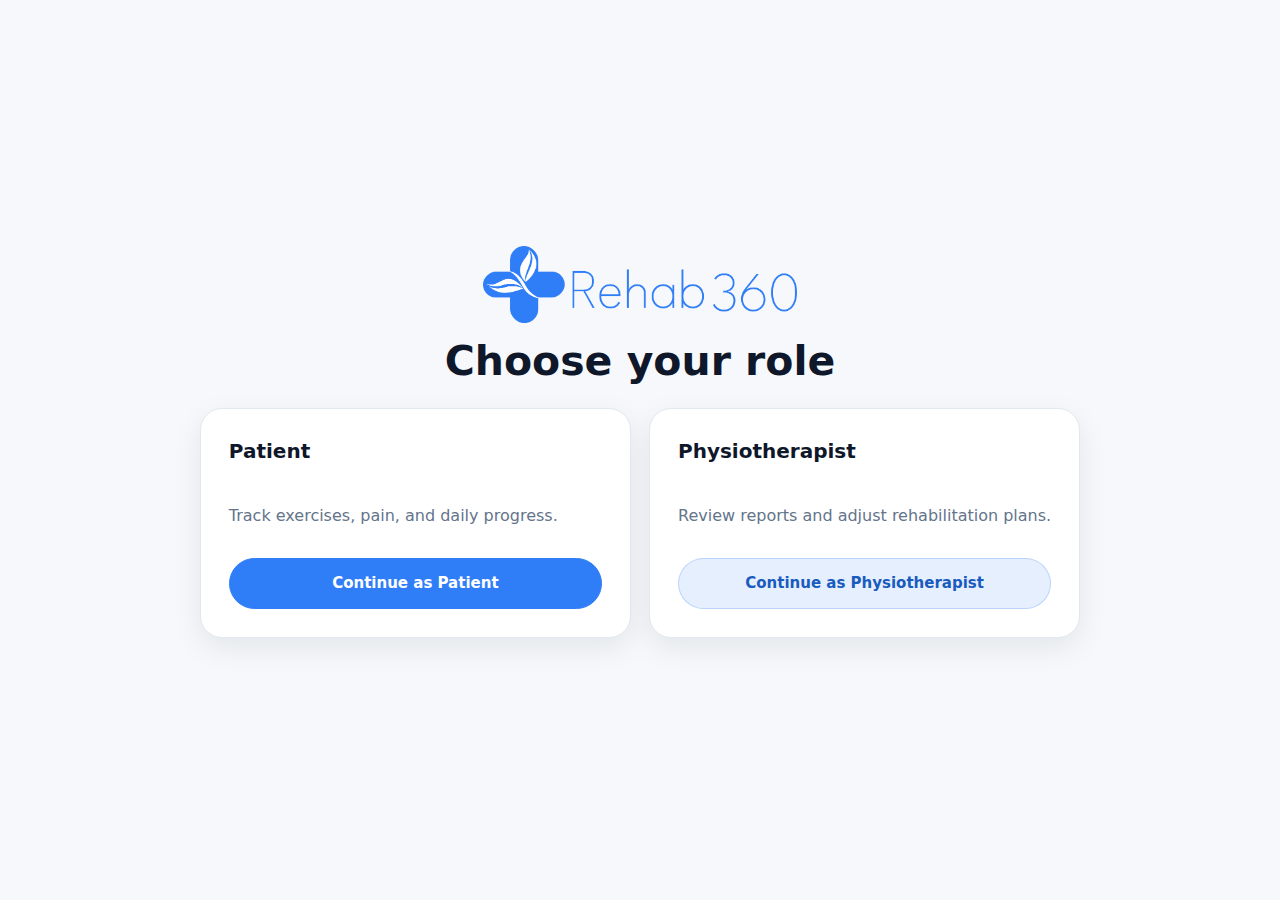
<file: index.html>
<!DOCTYPE html>

<html lang="en">
<head>
<meta charset="utf-8"/>
<meta content="width=device-width, initial-scale=1" name="viewport"/>
<title>Rehab360 | Welcome</title>
<link href="css/global.css" rel="stylesheet"/>
<link href="css/welcome.css" rel="stylesheet"/>
</head>
<body>
<main class="welcome" role="main">
<section aria-labelledby="welcomeTitle" class="container welcome__card">
<header class="welcome__header">
<img alt="Rehab360 logo" class="welcome__logo" src="images/logo.png"/>
<h1 class="h1" id="welcomeTitle">Choose your role</h1>
</header>
<div class="role-grid" role="list">
<article class="role" role="listitem">
<h2 class="h2">Patient</h2>
<p class="muted">Track exercises, pain, and daily progress.</p>
<a class="btn btn--primary" href="includes/patient-home.html">Continue as Patient</a>
</article>
<article class="role" role="listitem">
<h2 class="h2">Physiotherapist</h2>
<p class="muted">Review reports and adjust rehabilitation plans.</p>
<a class="btn btn--secondary" href="includes/physio-home.html">Continue as Physiotherapist</a>
</article>
</div>
</section>
</main>
</body>
</html>
</file>
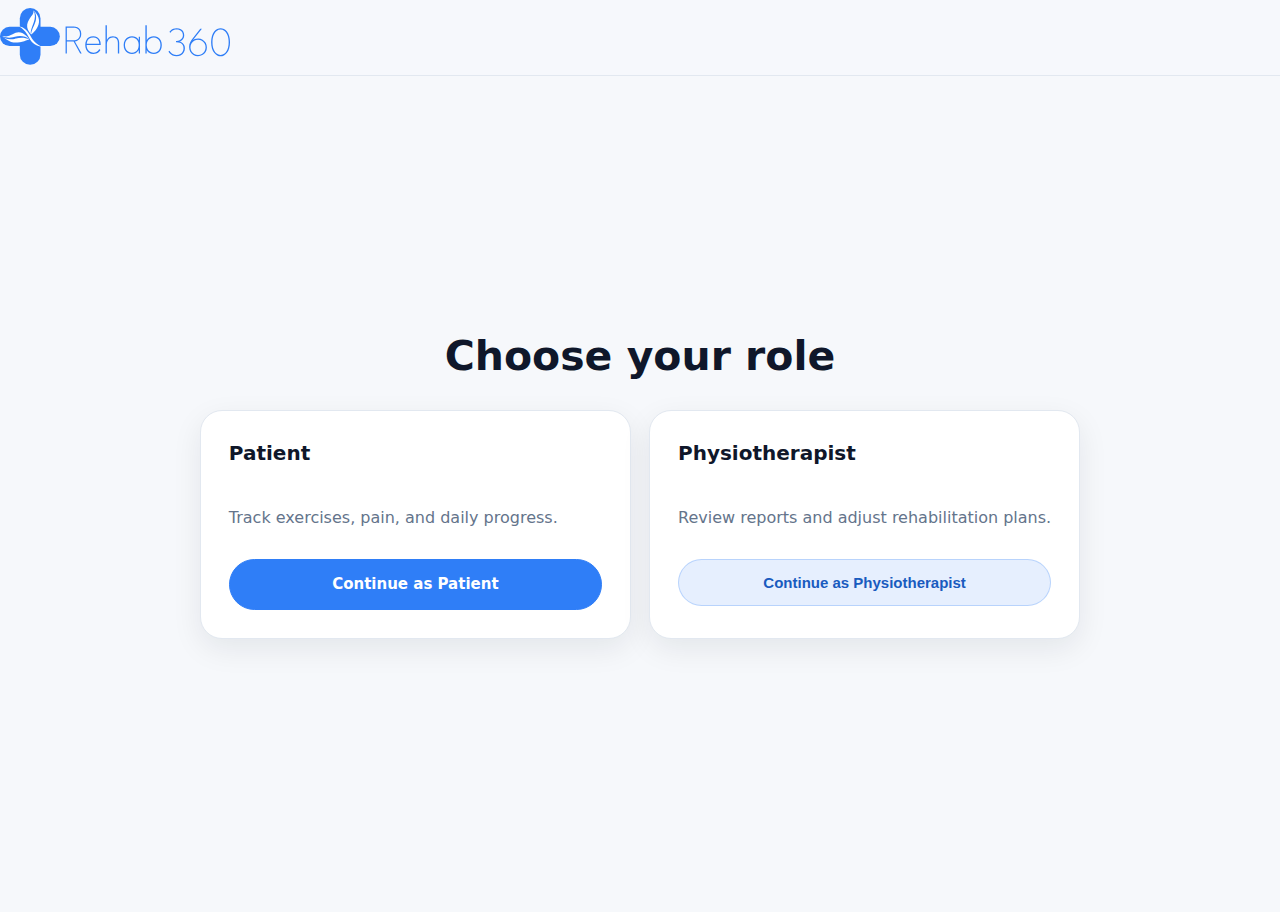
<file: rehab360 - elran/index.html>
<!doctype html>
<html lang="en">
<head>
  <meta charset="utf-8" />
  <meta name="viewport" content="width=device-width, initial-scale=1" />
  <title>Rehab360 | Welcome</title>
  <link rel="stylesheet" href="css/global.css" />
  <link rel="stylesheet" href="pages/welcome/welcome.css" />
</head>
<body>
  <header class="topbar" role="banner">
    <div class="container container--fluid topbar__inner">
      <a class="brand" href="index.html" aria-label="Rehab360 home">
        <img class="brand__logo" src="assets/Group 94.svg" alt="Rehab360 logo" />
      </a>
      <!-- No extra header actions needed for this project -->
    </div>
  </header>

  <main class="welcome" role="main">
    <section class="container welcome__card" aria-labelledby="welcomeTitle">
      <header class="welcome__header">
        <h1 id="welcomeTitle" class="h1">Choose your role</h1>
</header>

      <div class="role-grid" role="list">
        <article class="role" role="listitem">
          <h2 class="h2">Patient</h2>
          <p class="muted">Track exercises, pain, and daily progress.</p>
          <!-- Using a normal link keeps it simple (no real login). -->
          <a class="btn btn--primary" href="pages/patient-home.html">Continue as Patient</a>
        </article>

        <article class="role" role="listitem">
          <h2 class="h2">Physiotherapist</h2>
          <p class="muted">Review reports and adjust rehabilitation plans.</p>
          <!-- UI only: not implemented in this task -->
          <button class="btn btn--secondary" type="button" data-ui-only data-tooltip="Physiotherapist Home (patient list) is not implemented yet">
            Continue as Physiotherapist
          </button>
        </article>
      </div>
</section>
  </main>

  <script src="js/main.js"></script>
  <script src="pages/welcome/welcome.js"></script>
</body>
</html>
</file>
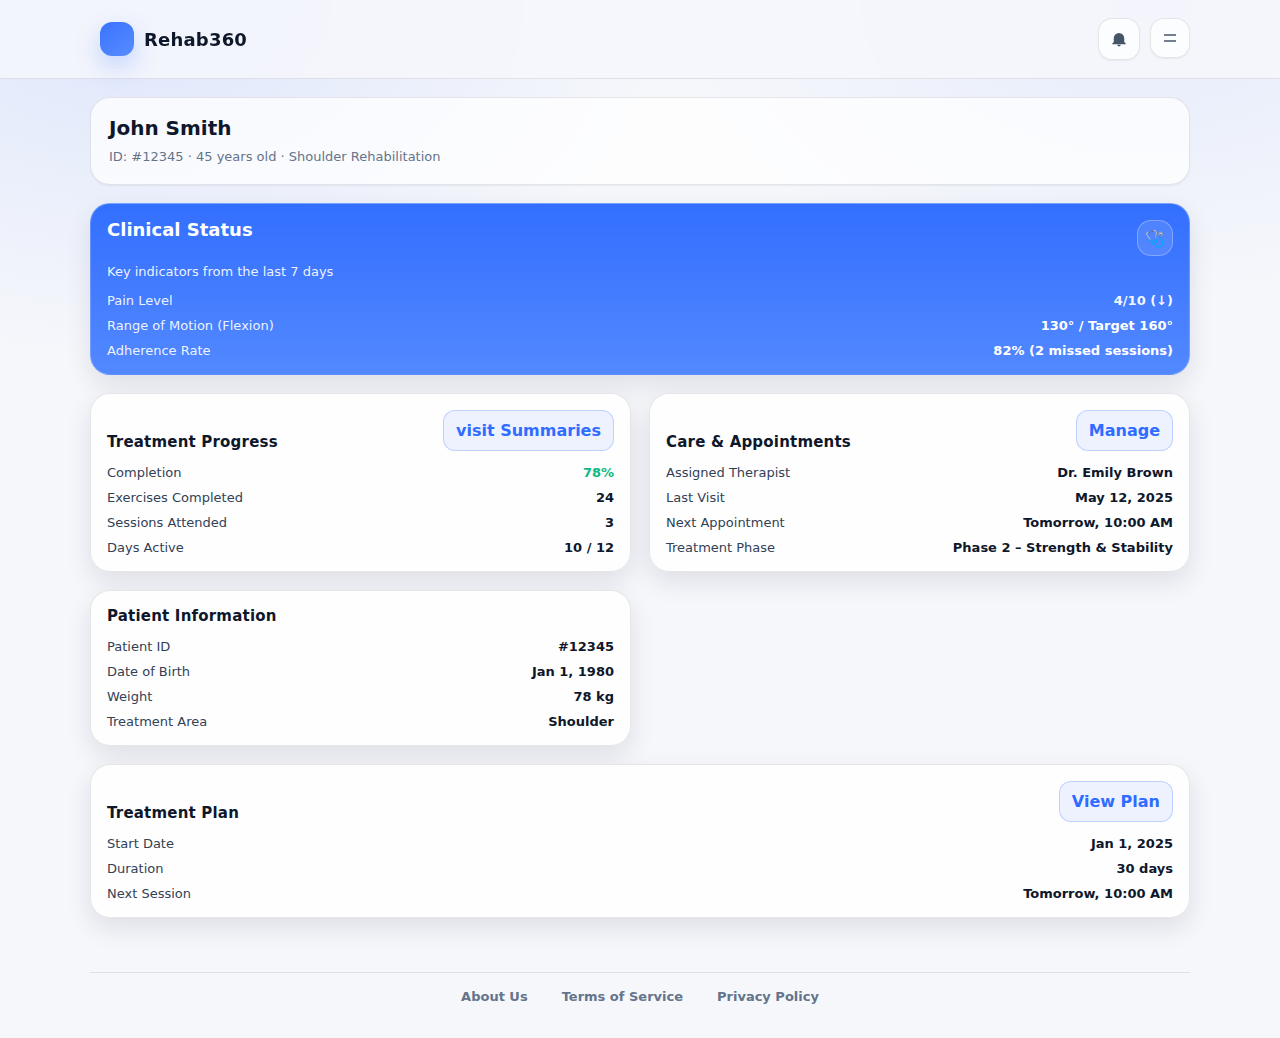
<file: patient-details.html>
<!doctype html>
<html lang="en">

<head>
    <meta charset="UTF-8" />
    <meta name="viewport" content="width=device-width, initial-scale=1" />
    <title>Rehab360 | Patient Details</title>

    <link rel="stylesheet" href="CSS/style.css" />
    <script defer src="JS/script.js"></script>
</head>

<body data-page="patient-details">

    <!-- SAME TOPBAR AS PHYSIO HOME -->
    <header class="topbar">
        <section class="shell" aria-label="Top bar content">
            <h1 class="brand">
                <a class="brand-link" href="physio-home.html" aria-label="Rehab360 home">
                    <span class="brand-mark" aria-hidden="true"></span>
                    <span class="brand-name">Rehab360</span>
                </a>
            </h1>

            <!-- NAV: תפריט חשוב (פעולות עליונות) -->
            <nav class="top-actions" aria-label="Top actions">
                <a class="icon-btn" href="#" data-tip="Not implemented (demo)" aria-label="Notifications">
                    <svg viewBox="0 0 24 24" aria-hidden="true">
                        <path
                            d="M12 22a2.2 2.2 0 0 0 2.2-2.2h-4.4A2.2 2.2 0 0 0 12 22Zm7-6V11a7 7 0 1 0-14 0v5l-2 2v1h18v-1l-2-2Z" />
                    </svg>
                </a>

                <button class="icon-btn" id="menuToggle" type="button" aria-label="Open menu" aria-expanded="false"
                    aria-controls="sideNav">

                    <svg viewBox="0 0 24 24" aria-hidden="true">
                        <path d="M4 7h16v2H4V7Zm0 8h16v2H4v-2Z" />
                    </svg>

                </button>


            </nav>
        </section>
    </header>


    <main class="page">
        <section class="layout">

            <section class="content">

                <!-- PATIENT HEADER CARD -->
                <section class="greeting">
                    <h2 class="hello">John Smith</h2>
                    <p class="subtle">
                        ID: #12345 · 45 years old · Shoulder Rehabilitation
                    </p>
                </section>

                <!-- CLINICAL STATUS (NEW - section 1) -->
                <article class="patient-card primary">
                    <header class="card-head">
                        <h3 class="card-name">Clinical Status</h3>
                        <span class="chat-badge" aria-hidden="true">🩺</span>
                    </header>

                    <p class="card-sub">
                        Key indicators from the last 7 days
                    </p>

                    <dl class="metrics">
                        <div class="m">
                            <dt>Pain Level</dt>
                            <dd class="trend improving">4/10 (↓)</dd>
                        </div>

                        <div class="m">
                            <dt>Range of Motion (Flexion)</dt>
                            <dd>130° / Target 160°</dd>
                        </div>

                        <div class="m">
                            <dt>Adherence Rate</dt>
                            <dd>82% (2 missed sessions)</dd>
                        </div>
                    </dl>
                </article>

                <!-- PROGRESS CARD (existing but enhanced) -->
                <article class="patient-card">
                    <header class="section-head">
                        <h3 class="section-title">Treatment Progress</h3>
                        <a href="#" class="view-btn js-not-implemented" data-tip="Not implemented">
                            visit Summaries
                        </a>
                    </header>

                    <dl class="metrics">
                        <div class="m">
                            <dt>Completion</dt>
                            <dd class="trend improving">78%</dd>
                        </div>

                        <div class="m">
                            <dt>Exercises Completed</dt>
                            <dd>24</dd>
                        </div>

                        <div class="m">
                            <dt>Sessions Attended</dt>
                            <dd>3</dd>
                        </div>

                        <div class="m">
                            <dt>Days Active</dt>
                            <dd>10 / 12</dd>
                        </div>
                    </dl>
                </article>

                <!-- OPERATIONAL / ADMIN (NEW - section 2) -->
                <article class="patient-card">
                    <header class="section-head">
                        <h3 class="section-title">Care & Appointments</h3>
                        <a href="#" class="view-btn js-not-implemented" data-tip="Not implemented">
                            Manage
                        </a>
                    </header>

                    <dl class="metrics">
                        <div class="m">
                            <dt>Assigned Therapist</dt>
                            <dd>Dr. Emily Brown</dd>
                        </div>

                        <div class="m">
                            <dt>Last Visit</dt>
                            <dd>May 12, 2025</dd>
                        </div>

                        <div class="m">
                            <dt>Next Appointment</dt>
                            <dd>Tomorrow, 10:00 AM</dd>
                        </div>

                        <div class="m">
                            <dt>Treatment Phase</dt>
                            <dd>Phase 2 – Strength & Stability</dd>
                        </div>
                    </dl>
                </article>

                <!-- PATIENT DETAILS CARD (existing) -->
                <article class="patient-card">
                    <header class="section-head">
                        <h3 class="section-title">Patient Information</h3>
                    </header>

                    <dl class="metrics">
                        <div class="m">
                            <dt>Patient ID</dt>
                            <dd>#12345</dd>
                        </div>

                        <div class="m">
                            <dt>Date of Birth</dt>
                            <dd>Jan 1, 1980</dd>
                        </div>

                        <div class="m">
                            <dt>Weight</dt>
                            <dd>78 kg</dd>
                        </div>

                        <div class="m">
                            <dt>Treatment Area</dt>
                            <dd>Shoulder</dd>
                        </div>
                    </dl>
                </article>

                <!-- PLAN CARD (existing) -->
                <article class="patient-card">
                    <header class="section-head">
                        <h3 class="section-title">Treatment Plan</h3>
                        <a href="#" class="view-btn js-not-implemented" data-tip="Not implemented">
                            View Plan
                        </a>
                    </header>

                    <dl class="metrics">
                        <div class="m">
                            <dt>Start Date</dt>
                            <dd>Jan 1, 2025</dd>
                        </div>

                        <div class="m">
                            <dt>Duration</dt>
                            <dd>30 days</dd>
                        </div>

                        <div class="m">
                            <dt>Next Session</dt>
                            <dd>Tomorrow, 10:00 AM</dd>
                        </div>
                    </dl>
                </article>

            </section>


        </section>

        <aside id="sideNav" class="side-nav" aria-hidden="true">
            <nav class="side-menu">
                <a href="physio-home.html">Home</a>
                <a href="#" data-tip="Not implemented (demo)">Patients</a>
                <a href="#" data-tip="Not implemented (demo)">Analytics</a>
                <a href="#" data-tip="Not implemented (demo)">Chats</a>
                <a href="#" data-tip="Not implemented (demo)">Search</a>
            </nav>
        </aside>

        <div id="menuOverlay" class="overlay" hidden></div>
    </main>

    <footer class="flex-container-footer">
        <a href="#" data-tip="Not implemented (demo)">About Us</a>
        <a href="#" data-tip="Not implemented (demo)">Terms of Service</a>
        <a href="#" data-tip="Not implemented (demo)">Privacy Policy</a>
    </footer>

</body>

</html>
</file>
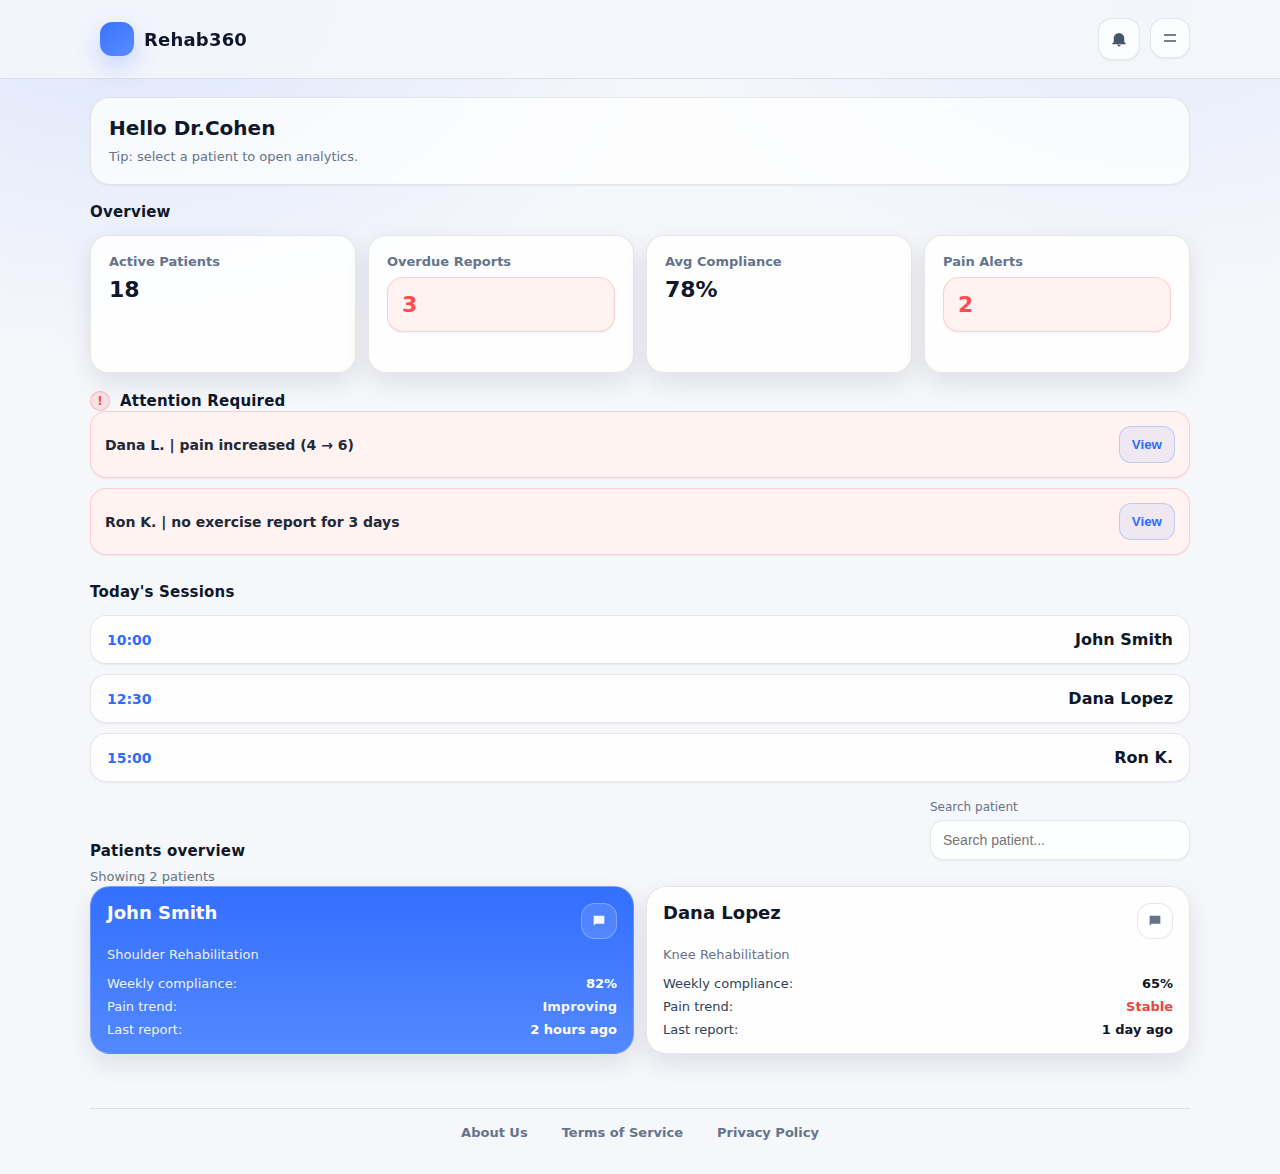
<file: physio-home.html>
<!doctype html>
<html lang="en">

<head>
    <meta charset="UTF-8" />
    <meta name="viewport" content="width=device-width, initial-scale=1" />
    <title>Rehab360 | Physio Home</title>

    <link rel="stylesheet" href="CSS/style.css" />
    <script src="https://ajax.googleapis.com/ajax/libs/jquery/3.7.1/jquery.min.js"></script>
    <script defer src="JS/script.js"></script>
</head>

<body data-page="physio-home">

    <!-- HEADER: מבוא/לוגו/פעולות (מותר יותר מאחד בדף, אבל כאן אחד) -->
    <header class="topbar">
        <section class="shell" aria-label="Top bar content">
            <h1 class="brand">
                <a class="brand-link" href="physio-home.html" aria-label="Rehab360 home">
                    <span class="brand-mark" aria-hidden="true"></span>
                    <span class="brand-name">Rehab360</span>
                </a>
            </h1>

            <!-- NAV: תפריט חשוב (פעולות עליונות) -->
            <nav class="top-actions" aria-label="Top actions">
                <a class="icon-btn" href="#" data-tip="Not implemented (demo)" aria-label="Notifications">
                    <svg viewBox="0 0 24 24" aria-hidden="true">
                        <path
                            d="M12 22a2.2 2.2 0 0 0 2.2-2.2h-4.4A2.2 2.2 0 0 0 12 22Zm7-6V11a7 7 0 1 0-14 0v5l-2 2v1h18v-1l-2-2Z" />
                    </svg>
                </a>

                <button class="icon-btn" id="menuToggle" type="button" aria-label="Open menu" aria-expanded="false"
                    aria-controls="sideNav">

                    <svg viewBox="0 0 24 24" aria-hidden="true">
                        <path d="M4 7h16v2H4V7Zm0 8h16v2H4v-2Z" />
                    </svg>

                </button>


            </nav>
        </section>
    </header>


    <main id="main" class="page">
        <!-- layout: תוכן + aside (aside מוצג רק בדסקטופ ב-CSS) -->
        <section class="layout" aria-label="Page layout">

            <!-- CONTENT -->
            <section class="content" aria-label="Physio dashboard content">
                <header class="greeting" aria-label="Greeting">
                    <h2 class="hello">Hello <span id="doctorName">Dr.Cohen</span></h2>
                    <p class="subtle" id="liveHint">Tip: select a patient to open analytics.</p>
                </header>
                <!-- KPI SUMMARY -->
                <section class="kpi-section" aria-label="Dashboard summary">
                    <header>
                        <h3 class="section-title">Overview</h3>
                    </header>

                    <section class="kpi-grid">
                        <article class="kpi-card">
                            <h4>Active Patients</h4>
                            <p class="kpi-value">18</p>
                        </article>

                        <article class="kpi-card">
                            <h4>Overdue Reports</h4>
                            <p class="kpi-value alert">3</p>
                        </article>

                        <article class="kpi-card">
                            <h4>Avg Compliance</h4>
                            <p class="kpi-value">78%</p>
                        </article>

                        <article class="kpi-card">
                            <h4>Pain Alerts</h4>
                            <p class="kpi-value alert">2</p>
                        </article>
                    </section>
                </section>


                <!-- SECTION: Attention Required -->
                <section aria-label="Attention required">
                    <header class="section-head">
                        <h3 class="section-title">
                            <span class="warn-pill" aria-hidden="true">!</span>
                            Attention Required
                        </h3>
                    </header>

                    <!-- ARTICLE: כל התראה היא יחידה עצמאית -->
                    <section class="alerts" id="alertsList" aria-label="Alerts list">
                        <article class="alert">
                            <p class="alert-text">Dana L. | pain increased (4 → 6)</p>
                            <button class="view-btn" type="button" data-action="view-alert"
                                data-patient="Dana L.">View</button>
                        </article>

                        <article class="alert">
                            <p class="alert-text">Ron K. | no exercise report for 3 days</p>
                            <button class="view-btn" type="button" data-action="view-alert"
                                data-patient="Ron K.">View</button>
                        </article>
                    </section>
                </section>
                <!-- TODAY'S SESSIONS -->
                <section class="sessions-section" aria-label="Today's sessions">
                    <header>
                        <h3 class="section-title">Today's Sessions</h3>
                    </header>

                    <section class="sessions-list">
                        <article class="session-card">
                            <time datetime="10:00">10:00</time>
                            <p>John Smith</p>
                        </article>

                        <article class="session-card">
                            <time datetime="12:30">12:30</time>
                            <p>Dana Lopez</p>
                        </article>

                        <article class="session-card">
                            <time datetime="15:00">15:00</time>
                            <p>Ron K.</p>
                        </article>
                    </section>
                </section>


                <!-- SECTION: Patients overview -->
                <section aria-label="Patients overview">
                    <header class="section-head">
                        <h3 class="section-title">Patients overview</h3>

                        <!-- שדה חיפוש: קליטת נתונים מהמשתמש -->
                        <form class="search" role="search" aria-label="Search patients" action="#"
                            onsubmit="return false;">
                            <label class="search-label" for="patientSearch">Search patient</label>
                            <input id="patientSearch" name="patientSearch" type="search"
                                placeholder="Search patient..." />
                        </form>
                    </header>

                    <p class="subtle" id="patientsCount">Showing 2 patients</p>

                    <!-- ARTICLE: כל כרטיס מטופל כיחידה עצמאית -->
                    <section class="cards" id="patientsGrid" aria-label="Patients cards">

                        <article class="patient-card primary" data-action="open-patient" data-patient="John Smith"
                            data-program="Shoulder Rehabilitation">
                            <header class="card-head">
                                <h4 class="card-name">John Smith</h4>
                                <a class="chat-badge" href="patient-details.html" aria-label="Chat">
                                    <svg viewBox="0 0 24 24" aria-hidden="true">
                                        <path d="M4 4h16v12H7l-3 3V4Z" />
                                    </svg>
                                </a>
                                <p class="card-sub">Shoulder Rehabilitation</p>
                            </header>

                            <!-- dl סמנטי למדדים -->
                            <dl class="metrics">
                                <section class="m">
                                    <dt>Weekly compliance:</dt>
                                    <dd>82%</dd>
                                </section>
                                <section class="m">
                                    <dt>Pain trend:</dt>
                                    <dd class="trend improving">
                                        <span class="trend-icon" aria-hidden="true"></span>
                                        Improving
                                    </dd>
                                </section>
                                <section class="m">
                                    <dt>Last report:</dt>
                                    <dd>2 hours ago</dd>
                                </section>
                            </dl>
                        </article>

                        <article class="patient-card" data-action="open-patient" data-patient="Dana Lopez"
                            data-program="Knee Rehabilitation">
                            <header class="card-head">
                                <h4 class="card-name">Dana Lopez</h4>
                                <a class="chat-badge gray" href="#" data-tip="Not implemented (demo)" aria-label="Chat">
                                    <svg viewBox="0 0 24 24" aria-hidden="true">
                                        <path d="M4 4h16v12H7l-3 3V4Z" />
                                    </svg>
                                </a>
                                <p class="card-sub">Knee Rehabilitation</p>
                            </header>

                            <dl class="metrics">
                                <section class="m">
                                    <dt>Weekly compliance:</dt>
                                    <dd>65%</dd>
                                </section>
                                <section class="m">
                                    <dt>Pain trend:</dt>
                                    <dd class="trend stable">Stable</dd>
                                </section>
                                <section class="m">
                                    <dt>Last report:</dt>
                                    <dd>1 day ago</dd>
                                </section>
                            </dl>
                        </article>

                    </section>
                </section>
            </section>

            <aside id="sideNav" class="side-nav" aria-hidden="true">
                <nav class="side-menu">
                    <a href="physio-home.html">Home</a>
                    <a href="#" data-tip="Not implemented (demo)">Patients</a>
                    <a href="#" data-tip="Not implemented (demo)">Analytics</a>
                    <a href="#" data-tip="Not implemented (demo)">Chats</a>
                    <a href="#" data-tip="Not implemented (demo)">Search</a>
                </nav>
            </aside>

            <div id="menuOverlay" class="overlay" hidden></div>


        </section>
    </main>

    <!-- NAV: תפריט תחתון במובייל בלבד (מוסתר בדסקטופ ב-CSS) -->
    <nav class="bottom-nav" aria-label="Bottom navigation">
        <a class="tab active" href="physio-home.html" aria-current="page">Home</a>
        <a class="tab" href="#" data-tip="Not implemented (demo)">Patients</a>
        <a class="tab" href="analytics.html">Analytics</a>
        <a class="tab" href="#" data-tip="Not implemented (demo)">Chats</a>
        <a class="tab" href="#" data-tip="Not implemented (demo)">Search</a>
    </nav>

    <div id="toast" role="status" aria-live="polite"></div>

    <footer class="flex-container-footer">
        <a href="#" data-tip="Not implemented (demo)">About Us</a>
        <a href="#" data-tip="Not implemented (demo)">Terms of Service</a>
        <a href="#" data-tip="Not implemented (demo)">Privacy Policy</a>
    </footer>

</body>

</html>
</file>
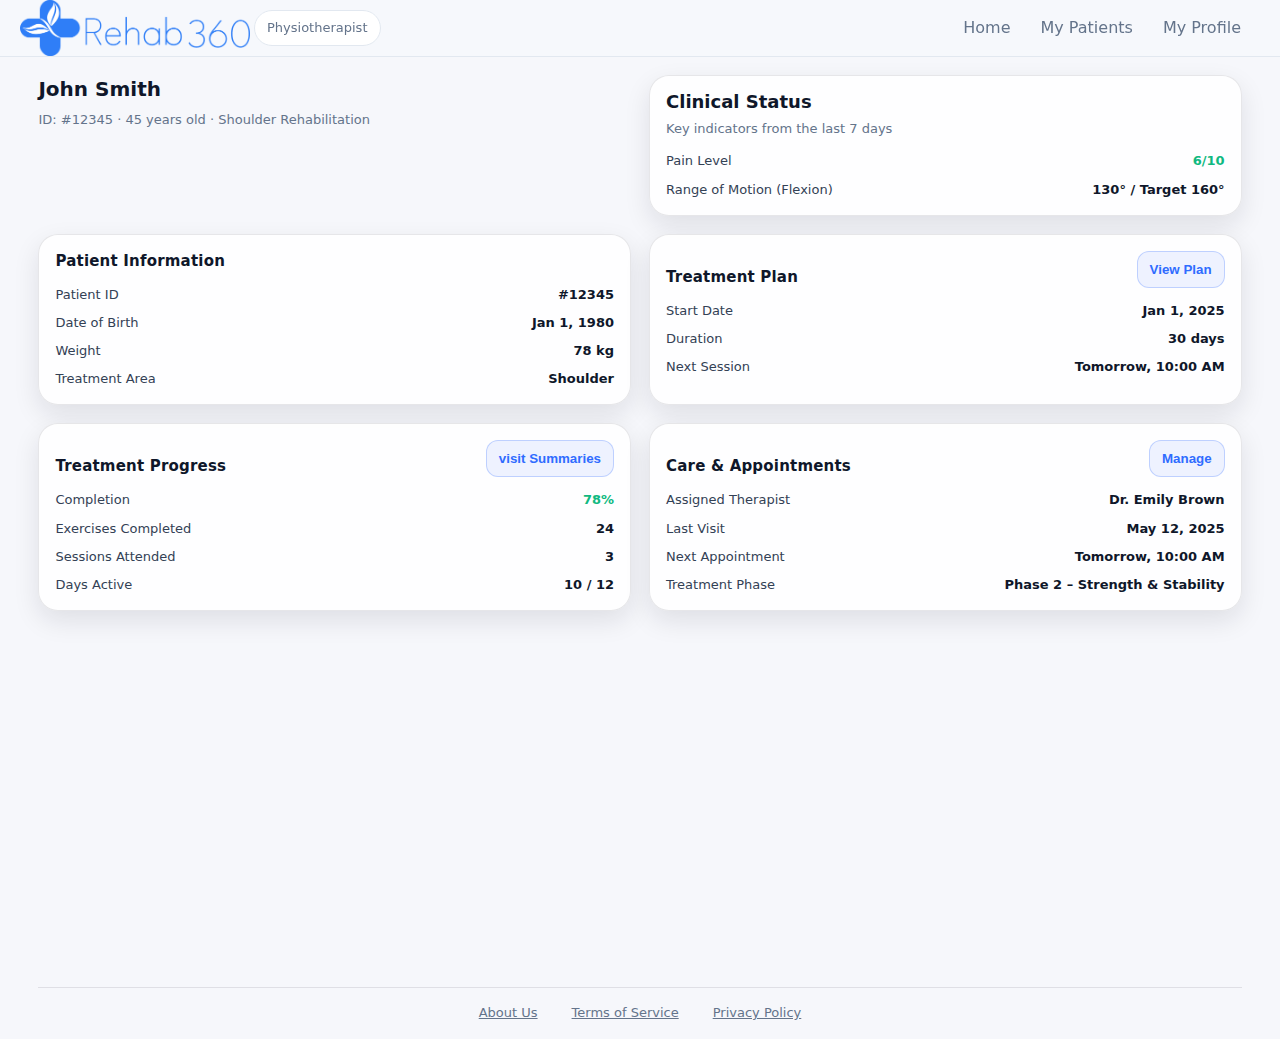
<file: includes/patient-details.html>
<!DOCTYPE html>

<html lang="en">
<head>
<meta charset="utf-8"/>
<meta content="width=device-width, initial-scale=1" name="viewport"/>
<title>Rehab360 | Patient Details</title>
<link href="../css/global.css" rel="stylesheet"/>
<link href="../css/physio.css" rel="stylesheet"/>
</head>
<body data-page="patient-details">
<header class="topbar" role="banner">
<div class="container container--fluid topbar__inner">
<div class="topbar__left">
<a aria-label="Back to welcome" class="brand" href="../index.html">
<img alt="Rehab360 logo" class="brand__logo" src="../images/logo.png"/>
</a>
<div aria-label="Current role" class="role-pill">Physiotherapist</div>
</div>
<nav aria-label="Top navigation" class="topnav">
<a class="topnav__link" href="physio-home.html">Home</a>
<button class="topnav__link" data-tip="Not implemented" data-ui-only="" type="button">My Patients</button>
<button class="topnav__link" data-tip="Not implemented" data-tip-pos="below" data-ui-only="" type="button">My Profile</button>
</nav>
<button aria-controls="sideNav" aria-expanded="false" aria-label="Open menu" class="mobile-menu-toggle" id="menuToggle" type="button">
<svg aria-hidden="true" viewbox="0 0 24 24">
<path d="M4 7h16v2H4V7Zm0 8h16v2H4v-2Z"></path>
</svg>
</button>
</div>
</header>
<main class="page">
<section class="layout">
<section class="content">
<section class="greeting-card">
<h2 class="hello">John Smith</h2>
<p class="subtle">
                        ID: #12345 · 45 years old · Shoulder Rehabilitation
                    </p>
</section>
<article class="patient-card">
<header class="card-head">
<h3 class="card-name">Clinical Status</h3>
</header>
<p class="card-sub">
                        Key indicators from the last 7 days
                    </p>
<dl class="metrics">
<div class="m">
<dt>Pain Level</dt>
<dd class="trend improving">6/10 </dd>
</div>
<div class="m">
<dt>Range of Motion (Flexion)</dt>
<dd>130° / Target 160°</dd>
</div>
</dl>
</article>
<article class="patient-card">
<header class="section-head">
<h3 class="section-title">Patient Information</h3>
</header>
<dl class="metrics">
<div class="m">
<dt>Patient ID</dt>
<dd>#12345</dd>
</div>
<div class="m">
<dt>Date of Birth</dt>
<dd>Jan 1, 1980</dd>
</div>
<div class="m">
<dt>Weight</dt>
<dd>78 kg</dd>
</div>
<div class="m">
<dt>Treatment Area</dt>
<dd>Shoulder</dd>
</div>
</dl>
</article>
<article class="patient-card">
<header class="section-head">
<h3 class="section-title">Treatment Plan</h3>
<button class="view-btn js-not-implemented" data-tip="Not implemented" type="button">View Plan</button>
</header>
<dl class="metrics">
<div class="m">
<dt>Start Date</dt>
<dd>Jan 1, 2025</dd>
</div>
<div class="m">
<dt>Duration</dt>
<dd>30 days</dd>
</div>
<div class="m">
<dt>Next Session</dt>
<dd>Tomorrow, 10:00 AM</dd>
</div>
</dl>
</article>
<article class="patient-card">
<header class="section-head">
<h3 class="section-title">Treatment Progress</h3>
<button class="view-btn js-not-implemented" data-tip="Not implemented" type="button">visit Summaries</button>
</header>
<dl class="metrics">
<div class="m">
<dt>Completion</dt>
<dd class="trend improving">78%</dd>
</div>
<div class="m">
<dt>Exercises Completed</dt>
<dd>24</dd>
</div>
<div class="m">
<dt>Sessions Attended</dt>
<dd>3</dd>
</div>
<div class="m">
<dt>Days Active</dt>
<dd>10 / 12</dd>
</div>
</dl>
</article>
<article class="patient-card">
<header class="section-head">
<h3 class="section-title">Care &amp; Appointments</h3>
<button class="view-btn js-not-implemented" data-tip="Not implemented" type="button">Manage</button>
</header>
<dl class="metrics">
<div class="m">
<dt>Assigned Therapist</dt>
<dd>Dr. Emily Brown</dd>
</div>
<div class="m">
<dt>Last Visit</dt>
<dd>May 12, 2025</dd>
</div>
<div class="m">
<dt>Next Appointment</dt>
<dd>Tomorrow, 10:00 AM</dd>
</div>
<div class="m">
<dt>Treatment Phase</dt>
<dd>Phase 2 – Strength &amp; Stability</dd>
</div>
</dl>
</article>
</section>
</section>
</main>
<nav aria-label="Bottom navigation" class="bottom-nav">
<a aria-label="Home" class="tab" href="physio-home.html">Home</a>
<button aria-label="My Patients" class="tab" data-tip="Not implemented" data-ui-only="" type="button">My Patients</button>
<button aria-label="My Profile" class="tab" data-tip="Not implemented" data-ui-only="" type="button">My Profile</button>
</nav>
<footer class="flex-container-footer">
  <button class="footer-link" type="button" data-tip="Not implemented (demo)">About Us</button>
  <button class="footer-link" type="button" data-tip="Not implemented (demo)">Terms of Service</button>
  <button class="footer-link" type="button" data-tip="Not implemented (demo)">Privacy Policy</button>
</footer>
</body>
<script src="../js/physio.js"></script>
</html>
</file>
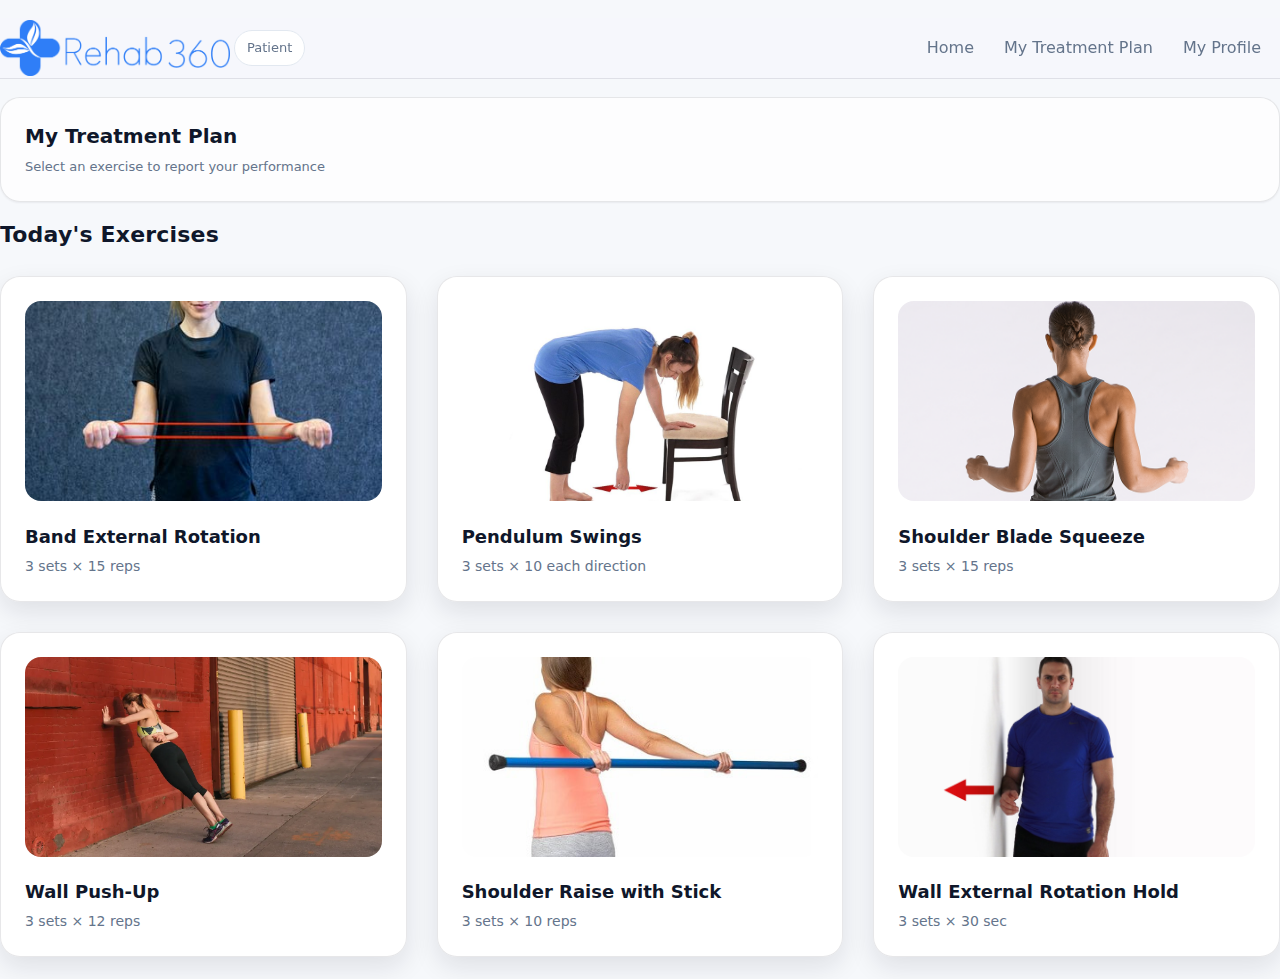
<file: includes/patient-exercises.html>
<!doctype html>
<html lang="en">
<head>
<meta charset="UTF-8" />
<meta name="viewport" content="width=device-width, initial-scale=1" />
    <title>Rehab360 | My Treatment Plan</title>
      <link rel="stylesheet" href="../css/global.css" />
  <link rel="stylesheet" href="../css/patient-exercises.css" />
<script src="https://ajax.googleapis.com/ajax/libs/jquery/3.7.1/jquery.min.js"></script>
<script defer src="../js/exercise.js"></script>

</head>

<body data-page="patient-exercises" class="page">

<header class="topbar" role="banner">
    <div class="container container--fluid topbar__inner">
      <div class="topbar__left">
        <a class="brand" href="../index.html" aria-label="Back to welcome">
          <img class="brand__logo" src="../images/logo.png" alt="Rehab360 logo" />
        </a>
        <div class="role-pill" aria-label="Current role">Patient</div>
      </div>

      <nav class="topnav" aria-label="Top navigation">
        <a class="topnav__link" href="patient-home.html#summary">Home</a>
        <a class="topnav__link" href="patient-exercises.html">My Treatment Plan</a>
        <button class="topnav__link" type="button" data-ui-only data-tip="Not implemented" data-tip-pos="below">My Profile</button>
      </nav>
    </div>
  </header>

<main class="page">
<section class="layout">
<section class="content">

<header class="greeting exercise-header">
<h2 class="hello">My Treatment Plan</h2>
<p class="subtle">Select an exercise to report your performance</p>
</header>

<section aria-label="Exercise list">
<header class="section-head">
<h3 class="section-title">Today's Exercises</h3>
</header>


<section class="cards cardsExercise">

<article class="exercise-card"
data-id="1"
data-name="Band External Rotation"
data-sets="3"
data-reps="15"
data-video="https://www.youtube.com/watch?v=4tpl-huz060">
    <img src="../images/4fe7f4c5-d3e7-48b8-b039-915a72673b78.jpg" alt="Resistance band exercise demonstration">
    <h4>Band External Rotation</h4>
    <p>3 sets × 15 reps</p>
</article>

<article class="exercise-card"
data-id="2"
data-name="Pendulum Swings"
data-sets="3"
data-reps="10 each direction"
data-video="https://youtu.be/OKaxBRcoxzY?si=FTT41qO_PWBlofm8">
    <img src="../images/pendulum-swings.jpg" alt="Pendulum swings demonstration">
    <h4>Pendulum Swings</h4>
    <p>3 sets × 10 each direction</p>
</article>

<article class="exercise-card"
data-id="3"
data-name="Shoulder Blade Squeeze"
data-sets="3"
data-reps="15"
data-video="https://www.youtube.com/watch?v=QN1oZVMMRjE">
    <img src="../images/shoulder-blade-squeeze.png" alt="Shoulder blade squeeze demonstration">
    <h4>Shoulder Blade Squeeze</h4>
    <p>3 sets × 15 reps</p>
</article>

<article class="exercise-card"
data-id="4"
data-name="Wall Push-Up"
data-sets="3"
data-reps="12"
data-video="https://www.youtube.com/watch?v=EOf3cGIQpA4">
    <img src="../images/wall-push-up.webp" alt="Wall push-up demonstration">
    <h4>Wall Push-Up</h4>
    <p>3 sets × 12 reps</p>
</article>

<article class="exercise-card"
data-id="5"
data-name="Shoulder Raise with Stick"
data-sets="3"
data-reps="10"
data-video="https://www.youtube.com/watch?v=oG5I8-rA3mU">
    <img src="../images/shoulder-raise-with-stick.jpg" alt="Shoulder raise with stick demonstration">
    <h4>Shoulder Raise with Stick</h4>
    <p>3 sets × 10 reps</p>
</article>

<article class="exercise-card"
data-id="6"
data-name="Wall External Rotation Hold"
data-sets="3"
data-reps="30 sec"
data-video="https://www.youtube.com/watch?v=Y8LGg4_WUQA">
    <img src="../images/wall-external-rotation-hold.png" alt="Wall external rotation hold demonstration">
    <h4>Wall External Rotation Hold</h4>
    <p>3 sets × 30 sec</p>
</article>

<aside id="sideNav" class="side-nav">
    <nav class="side-menu">
        <button type="button" class="side-link-btn" data-tip="Not implemented">Home</button>
        <a href="patient-exercises.html" class="active">My Treatment Plan</a>
        <button type="button" class="side-link-btn" data-tip="Not implemented">Goals</button>
        <button type="button" class="side-link-btn" data-tip="Not implemented">Settings</button>
    </nav>
</aside>

</section>

<div id="menuOverlay" class="overlay" hidden></div>

</main>

  <nav class="bottom-nav" aria-label="Bottom navigation">
    <a class="tab " href="patient-home.html" aria-label="Home">Home</a>
    <a class="tab active" href="patient-exercises.html" aria-label="My Treatment Plan">My Treatment Plan</a>
    <button class="tab" type="button" data-ui-only data-tip="Not implemented" aria-label="My Profile">My Profile</button>
  </nav>


</body>
</html>
</file>
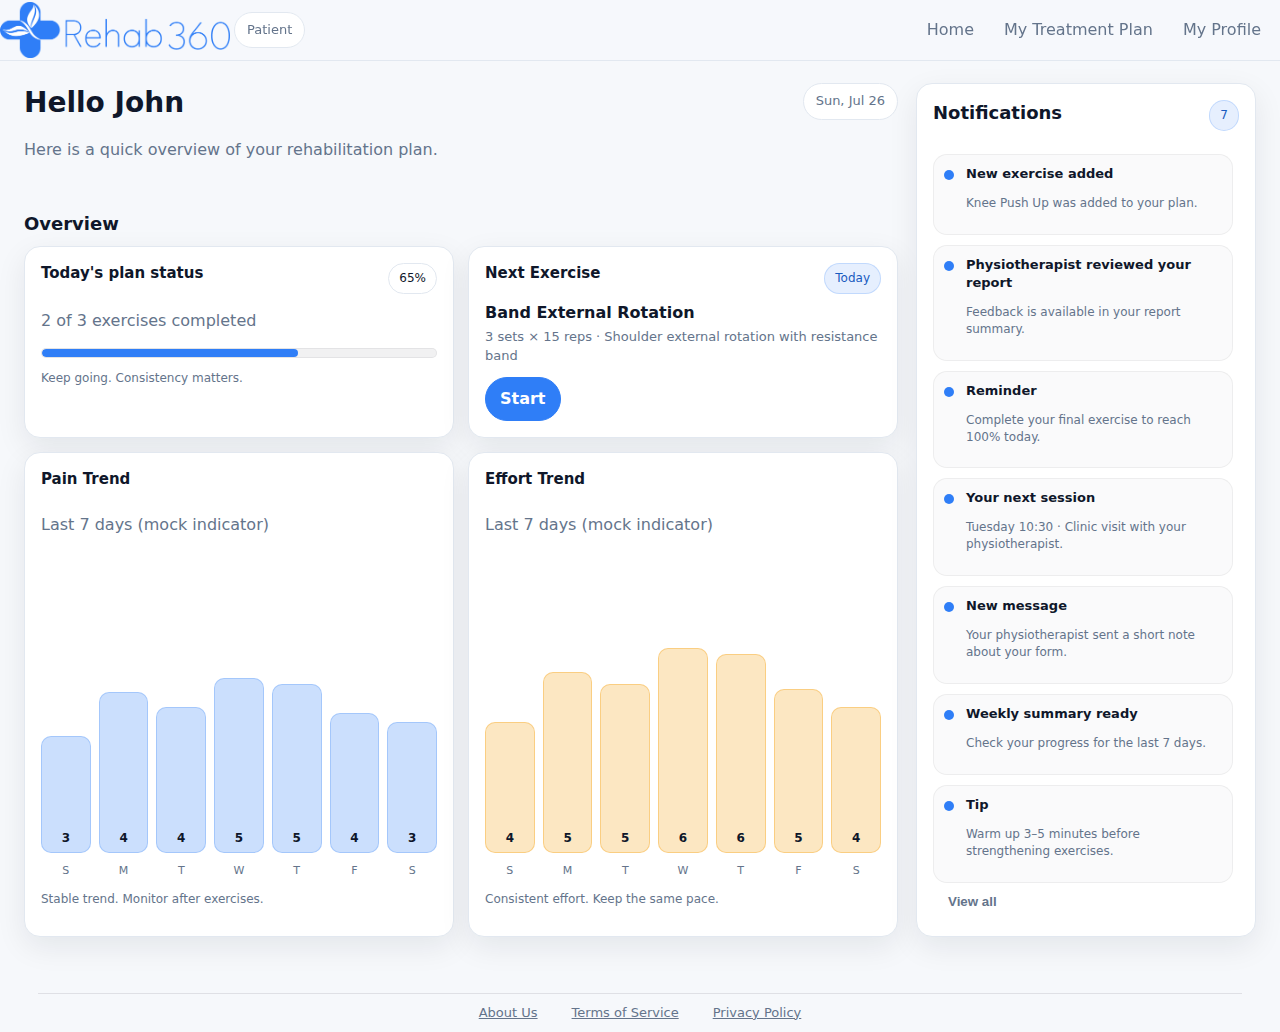
<file: includes/patient-home.html>
<!DOCTYPE html>

<html lang="en">
<head>
<meta charset="utf-8"/>
<meta content="width=device-width, initial-scale=1" name="viewport"/>
<title>Rehab360 | Patient Dashboard</title>
<link href="../css/global.css" rel="stylesheet"/>
<link href="../css/patient-home.css" rel="stylesheet"/>
</head>
<body class="page">
<header class="topbar" role="banner">
<div class="container container--fluid topbar__inner">
<div class="topbar__left">
<a aria-label="Back to welcome" class="brand" href="../index.html">
<img alt="Rehab360 logo" class="brand__logo" src="../images/logo.png"/>
</a>
<div aria-label="Current role" class="role-pill">Patient</div>
</div>
<nav aria-label="Top navigation" class="topnav">
<a class="topnav__link" href="patient-home.html#summary">Home</a>
<a class="topnav__link" href="patient-exercises.html">My Treatment Plan</a>
<button class="topnav__link" data-tip="Not implemented" data-tip-pos="below" data-ui-only="" type="button">My Profile</button>
</nav>
</div>
</header>
<main class="dashboard dashboard--full" role="main">
<section aria-label="Patient dashboard main content" class="dashboard__main">
<header class="page-head">
<div>
<h1 class="h1">Hello John</h1>
<p class="muted">Here is a quick overview of your rehabilitation plan.</p>
</div>
<div class="page-head__meta">
<span aria-label="Today date" class="meta-chip" id="todayDate"></span>
</div>
</header>
<section aria-labelledby="summaryTitle" class="section" id="summary">
<h2 class="h2" id="summaryTitle">Overview</h2>
<div class="cards-3">
<article class="card card--status">
<header class="card__head">
<h3 class="h3">Today's plan status</h3>
<span class="badge" id="statusPercent">65%</span>
</header>
<p class="muted">2 of 3 exercises completed</p>
<div aria-label="Plan completion progress" class="progress">
<div class="progress__bar" id="progressBar" style="width: 65%;"></div>
</div>
<p class="small muted">Keep going. Consistency matters.</p>
</article>
<article class="card card--next">
<header class="card__head">
<h3 class="h3">Next Exercise</h3>
<span class="badge badge--soft">Today</span>
</header>
<p class="activity">
<span class="activity__title" id="nextExerciseTitle">Band External Rotation</span>
<span class="activity__meta" id="nextExerciseMeta">3 sets × 15 reps · Shoulder external rotation with resistance band</span>
</p>
<div class="card__actions">
<a class="btn btn--primary" href="report-form.html" id="startNextExercise">Start</a>
</div>
</article>
<article class="card card--pain">
<header class="card__head">
<h3 class="h3">Pain Trend</h3>
</header>
<p class="muted">Last 7 days (mock indicator)</p>
<div aria-label="Pain trend chart" class="spark spark--pain" role="img">
<span class="spark__bar" style="height: 40%"><span class="spark__val">3</span></span>
<span class="spark__bar" style="height: 55%"><span class="spark__val">4</span></span>
<span class="spark__bar" style="height: 50%"><span class="spark__val">4</span></span>
<span class="spark__bar" style="height: 60%"><span class="spark__val">5</span></span>
<span class="spark__bar" style="height: 58%"><span class="spark__val">5</span></span>
<span class="spark__bar" style="height: 48%"><span class="spark__val">4</span></span>
<span class="spark__bar" style="height: 45%"><span class="spark__val">3</span></span>
</div>
<div aria-hidden="true" class="spark-axis">
<span>S</span>
<span>M</span>
<span>T</span>
<span>W</span>
<span>T</span>
<span>F</span>
<span>S</span>
</div>
<p class="small muted" id="painNote">Stable trend. Monitor after exercises.</p>
</article>
<article class="card card--effort">
<header class="card__head">
<h3 class="h3">Effort Trend</h3>
</header>
<p class="muted">Last 7 days (mock indicator)</p>
<div aria-label="Effort trend chart" class="spark spark--effort" role="img">
<span class="spark__bar" style="height: 45%"><span class="spark__val">4</span></span>
<span class="spark__bar" style="height: 62%"><span class="spark__val">5</span></span>
<span class="spark__bar" style="height: 58%"><span class="spark__val">5</span></span>
<span class="spark__bar" style="height: 70%"><span class="spark__val">6</span></span>
<span class="spark__bar" style="height: 68%"><span class="spark__val">6</span></span>
<span class="spark__bar" style="height: 56%"><span class="spark__val">5</span></span>
<span class="spark__bar" style="height: 50%"><span class="spark__val">4</span></span>
</div>
<div aria-hidden="true" class="spark-axis">
<span>S</span>
<span>M</span>
<span>T</span>
<span>W</span>
<span>T</span>
<span>F</span>
<span>S</span>
</div>
<p class="small muted">Consistent effort. Keep the same pace.</p>
</article>
</div>
</section>
</section>
<aside aria-label="Notifications panel" class="dashboard__side">
<section aria-labelledby="notifTitle" class="card">
<header class="card__head">
<h2 class="h2" id="notifTitle">Notifications</h2>
<span aria-label="Notification count" class="badge badge--soft">7</span>
</header>
<ul aria-label="Notifications list" class="notif-list">
<li class="notif">
<div aria-hidden="true" class="notif__dot"></div>
<div>
<p class="notif__title">New exercise added</p>
<p class="small muted">Knee Push Up was added to your plan.</p>
</div>
</li>
<li class="notif">
<div aria-hidden="true" class="notif__dot"></div>
<div>
<p class="notif__title">Physiotherapist reviewed your report</p>
<p class="small muted">Feedback is available in your report summary.</p>
</div>
</li>
<li class="notif">
<div aria-hidden="true" class="notif__dot"></div>
<div>
<p class="notif__title">Reminder</p>
<p class="small muted">Complete your final exercise to reach 100% today.</p>
</div>
</li>
<li class="notif">
<div aria-hidden="true" class="notif__dot"></div>
<div>
<p class="notif__title">Your next session</p>
<p class="small muted">Tuesday 10:30 · Clinic visit with your physiotherapist.</p>
</div>
</li>
<li class="notif">
<div aria-hidden="true" class="notif__dot"></div>
<div>
<p class="notif__title">New message</p>
<p class="small muted">Your physiotherapist sent a short note about your form.</p>
</div>
</li>
<li class="notif">
<div aria-hidden="true" class="notif__dot"></div>
<div>
<p class="notif__title">Weekly summary ready</p>
<p class="small muted">Check your progress for the last 7 days.</p>
</div>
</li>
<li class="notif">
<div aria-hidden="true" class="notif__dot"></div>
<div>
<p class="notif__title">Tip</p>
<p class="small muted">Warm up 3–5 minutes before strengthening exercises.</p>
</div>
</li>
</ul>
<div class="card__actions">
<button class="btn btn--ghost" data-tooltip="Not implemented" data-ui-only="" type="button">View all</button>
</div>
</section>
</aside>
</main>
<nav aria-label="Bottom navigation" class="bottom-nav">
<a aria-label="Home" class="tab active" href="patient-home.html">Home</a>
<a aria-label="My Treatment Plan" class="tab" href="patient-exercises.html">My Treatment Plan</a>
<button aria-label="My Profile" class="tab" data-tip="Not implemented" data-ui-only="" type="button">My Profile</button>
</nav>
<footer class="flex-container-footer">
  <button class="footer-link" type="button" data-tip="Not implemented">About Us</button>
  <button class="footer-link" type="button" data-tip="Not implemented">Terms of Service</button>
  <button class="footer-link" type="button" data-tip="Not implemented">Privacy Policy</button>
</footer>
<script src="../js/patient-home.js"></script>
</body>
</html>
</file>
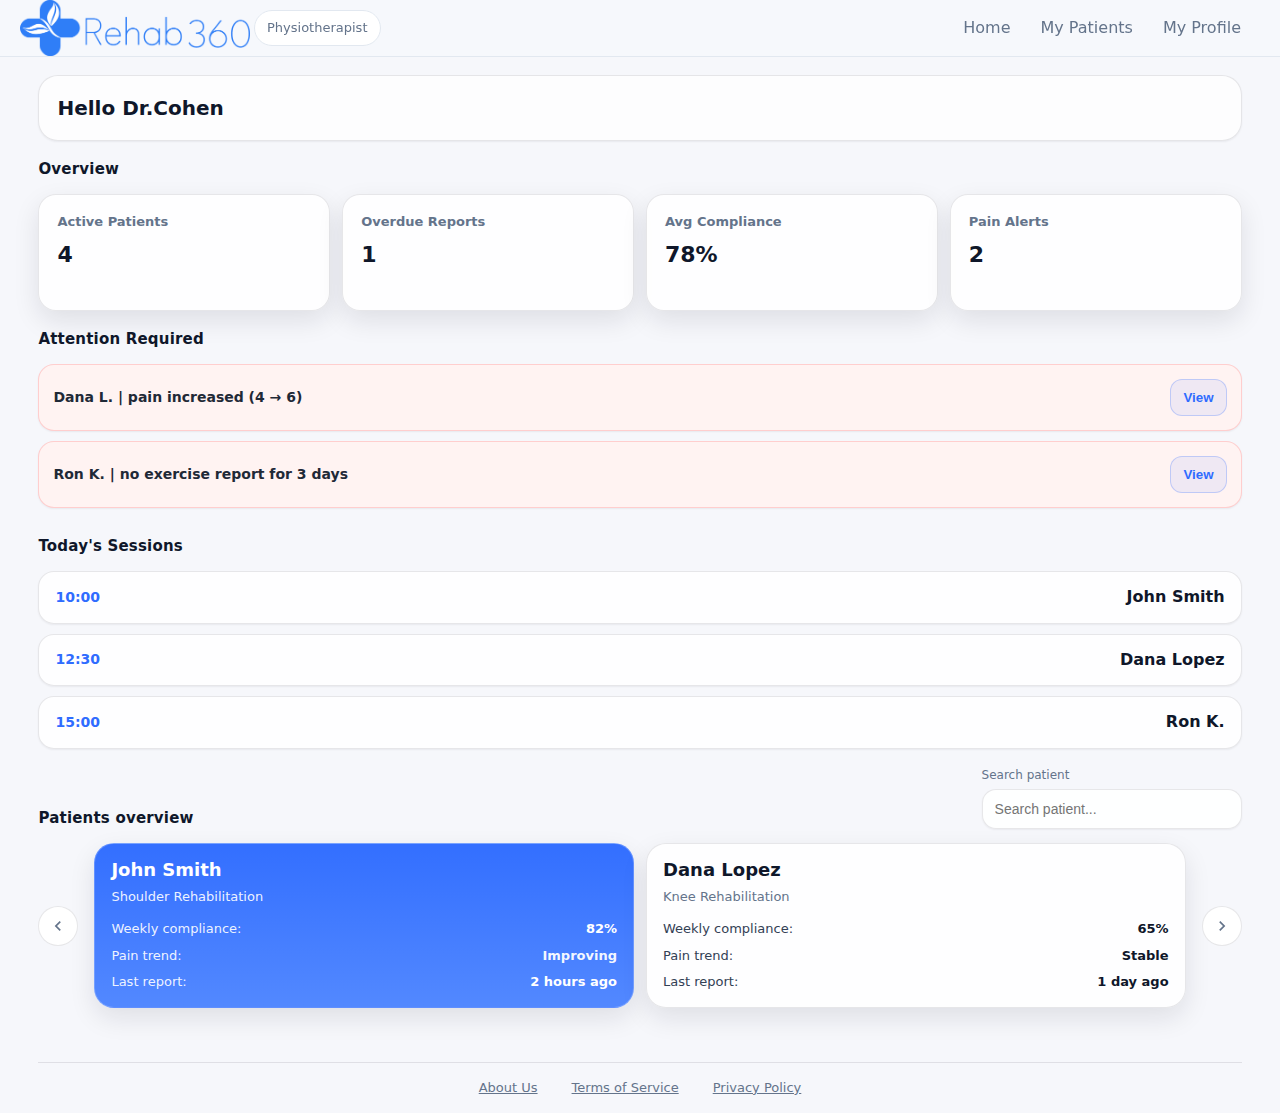
<file: includes/physio-home.html>
<!DOCTYPE html>

<html lang="en">
<head>
<meta charset="utf-8"/>
<meta content="width=device-width, initial-scale=1" name="viewport"/>
<title>Rehab360 | Physio Home</title>
<link href="../css/global.css" rel="stylesheet"/>
<link href="../css/physio.css" rel="stylesheet"/>
</head>
<body data-page="physio-home">
<header class="topbar" role="banner">
<div class="container container--fluid topbar__inner">
<div class="topbar__left">
<a aria-label="Back to welcome" class="brand" href="../index.html">
<img alt="Rehab360 logo" class="brand__logo" src="../images/logo.png"/>
</a>
<div aria-label="Current role" class="role-pill">Physiotherapist</div>
</div>
<nav aria-label="Top navigation" class="topnav">
<a class="topnav__link" href="physio-home.html">Home</a>
<button class="topnav__link" data-tip="Not implemented" data-ui-only="" type="button">My Patients</button>
<button class="topnav__link" data-tip="Not implemented" data-tip-pos="below" data-ui-only="" type="button">My Profile</button>
</nav>
<button aria-controls="sideNav" aria-expanded="false" aria-label="Open menu" class="mobile-menu-toggle" id="menuToggle" type="button">
<svg aria-hidden="true" viewbox="0 0 24 24">
<path d="M4 7h16v2H4V7Zm0 8h16v2H4v-2Z"></path>
</svg>
</button>
</div>
</header>
<main class="page" id="main">
<section aria-label="Page layout" class="layout">
<section aria-label="Physio dashboard content" class="content">
<header aria-label="Greeting" class="greeting">
<h2 class="hello">Hello <span id="doctorName">Dr.Cohen</span></h2>
</header>
<section aria-label="Dashboard summary" class="kpi-section">
<header>
<h3 class="section-title">Overview</h3>
</header>
<section class="kpi-grid">
<article class="kpi-card">
<h4>Active Patients</h4>
<p class="kpi-value">4</p>
</article>
<article class="kpi-card">
<h4>Overdue Reports</h4>
<p class="kpi-value">1</p>
</article>
<article class="kpi-card">
<h4>Avg Compliance</h4>
<p class="kpi-value">78%</p>
</article>
<article class="kpi-card">
<h4>Pain Alerts</h4>
<p class="kpi-value">2</p>
</article>
</section>
</section>
<section aria-label="Attention required" class="alerts-section">
<header>
<h3 class="section-title">Attention Required</h3>
</header>
<section aria-label="Alerts list" class="alerts" id="alertsList">
<article class="alert">
<p class="alert-text">Dana L. | pain increased (4 → 6)</p>
<button class="view-btn" data-action="view-alert" data-patient="Dana L." data-tip="Not implemented " type="button">View</button>
</article>
<article class="alert">
<p class="alert-text">Ron K. | no exercise report for 3 days</p>
<button class="view-btn" data-action="view-alert" data-patient="Ron K." data-tip="Not implemented" type="button">View</button>
</article>
</section>
</section>
<section aria-label="Today's sessions" class="sessions-section">
<header>
<h3 class="section-title">Today's Sessions</h3>
</header>
<section class="sessions-list">
<article class="session-card" id="johnCard">
<time datetime="10:00">10:00</time>
<p>John Smith</p>
</article>
<article class="session-card">
<time datetime="12:30">12:30</time>
<p>Dana Lopez</p>
</article>
<article class="session-card">
<time datetime="15:00">15:00</time>
<p>Ron K.</p>
</article>
</section>
</section>
<section aria-label="Patients overview" class="patients-section">
<header class="section-head">
<h3 class="section-title">Patients overview</h3>
<form action="#" aria-label="Search patients" class="search" onsubmit="return false;" role="search">
<label class="search-label" for="patientSearch">Search patient</label>
<input id="patientSearch" name="patientSearch" placeholder="Search patient..." type="search"/>
</form>
</header>
<div class="cards-navigation">
<button aria-label="Previous patients" class="nav-arrow nav-arrow-left" data-tip="Not implemented (demo)" type="button">
<svg aria-hidden="true" viewbox="0 0 24 24">
<path d="M15.41 7.41L14 6l-6 6 6 6 1.41-1.41L10.83 12z"></path>
</svg>
</button>
<section aria-label="Patients cards" class="cards" id="patientsGrid">
<article class="patient-card primary" data-action="open-patient" data-patient="John Smith" data-program="Shoulder Rehabilitation">
<header class="card-head">
<h4 class="card-name">John Smith</h4>
<p class="card-sub">Shoulder Rehabilitation</p>
</header>
<dl class="metrics">
<section class="m">
<dt>Weekly compliance:</dt>
<dd>82%</dd>
</section>
<section class="m">
<dt>Pain trend:</dt>
<dd class="trend improving">
<span aria-hidden="true" class="trend-icon"></span>
                                            Improving
                                        </dd>
</section>
<section class="m">
<dt>Last report:</dt>
<dd>2 hours ago</dd>
</section>
</dl>
</article>
<article class="patient-card" data-patient="Dana Lopez" data-program="Knee Rehabilitation" data-tip="Not implemented" data-ui-only="">
<header class="card-head">
<h4 class="card-name">Dana Lopez</h4>
<p class="card-sub">Knee Rehabilitation</p>
</header>
<dl class="metrics">
<section class="m">
<dt>Weekly compliance:</dt>
<dd>65%</dd>
</section>
<section class="m">
<dt>Pain trend:</dt>
<dd class="m">Stable</dd>
</section>
<section class="m">
<dt>Last report:</dt>
<dd>1 day ago</dd>
</section>
</dl>
</article>
</section>
<button aria-label="Next patients" class="nav-arrow nav-arrow-right" data-tip="Not implemented (demo)" type="button">
<svg aria-hidden="true" viewbox="0 0 24 24">
<path d="M10 6L8.59 7.41 13.17 12l-4.58 4.59L10 18l6-6z"></path>
</svg>
</button>
</div>
</section>
</section>
<div class="overlay" hidden="" id="menuOverlay"></div>
</section>
</main>
<div aria-live="polite" id="toast" role="status"></div>
<nav aria-label="Bottom navigation" class="bottom-nav">
<a aria-label="Home" class="tab active" href="physio-home.html">Home</a>
<button aria-label="My Patients" class="tab" data-tip="Not implemented" data-ui-only="" type="button">My Patients</button>
<button aria-label="My Profile" class="tab" data-tip="Not implemented" data-ui-only="" type="button">My Profile</button>
</nav>
<footer class="flex-container-footer">
  <button class="footer-link" type="button" data-tip="Not implemented (demo)">About Us</button>
  <button class="footer-link" type="button" data-tip="Not implemented (demo)">Terms of Service</button>
  <button class="footer-link" type="button" data-tip="Not implemented (demo)">Privacy Policy</button>
</footer>
</body>
<script src="https://ajax.googleapis.com/ajax/libs/jquery/3.7.1/jquery.min.js"></script>
<script src="../js/physio.js"></script>
</html>
</file>
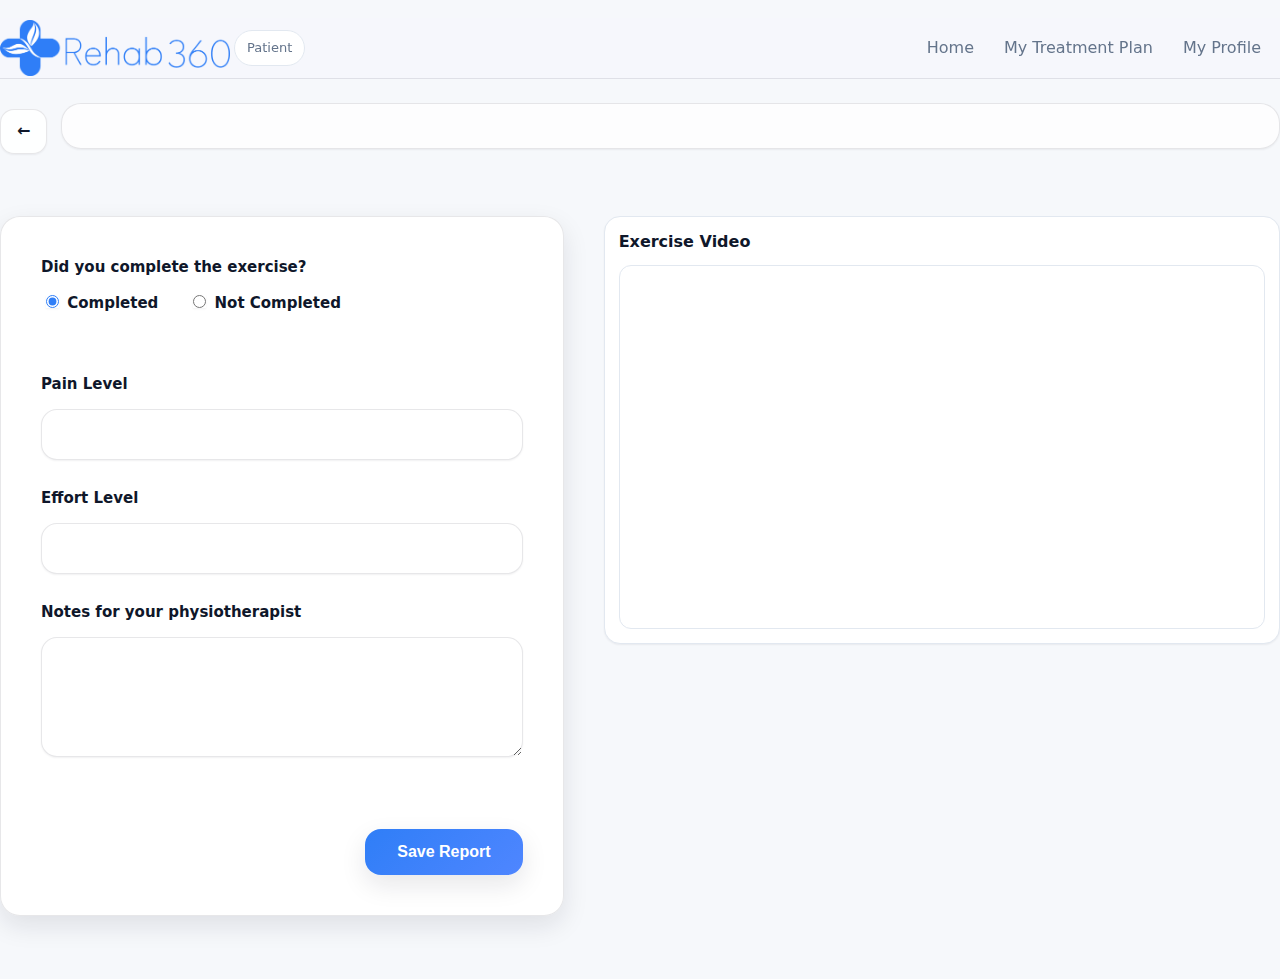
<file: includes/report-form.html>
<!doctype html>
<html lang="en">
<head>
<meta charset="UTF-8" />
<meta name="viewport" content="width=device-width, initial-scale=1" />
<title>Rehab360 | Exercise Report</title>

      <link rel="stylesheet" href="../css/global.css" />
  <link rel="stylesheet" href="../css/report-form.css" />
<script src="https://ajax.googleapis.com/ajax/libs/jquery/3.7.1/jquery.min.js"></script>
<script defer src="../js/form.js"></script>

</head>

<body data-page="exercise-report" class="page">

<header class="topbar" role="banner">
    <div class="container container--fluid topbar__inner">
      <div class="topbar__left">
        <a class="brand" href="../index.html" aria-label="Back to welcome">
          <img class="brand__logo" src="../images/logo.png" alt="Rehab360 logo" />
        </a>
        <div class="role-pill" aria-label="Current role">Patient</div>
      </div>

      <nav class="topnav" aria-label="Top navigation">
        <a class="topnav__link" href="patient-home.html#summary">Home</a>
        <a class="topnav__link" href="patient-exercises.html">My Treatment Plan</a>
        <button class="topnav__link" type="button" data-ui-only data-tip="Not implemented" data-tip-pos="below">My Profile</button>
      </nav>
    </div>
  </header>

<main class="page">
<section class="layout">
<section class="content">

<div class="exercise-header-row">
  <a id="backBtn" class="back-btn back-btn--outside" href="patient-exercises.html" aria-label="Back to exercises"><strong aria-hidden="true">←</strong></a>

  <header class="greeting">
    <h2 class="hello" id="exerciseTitle"></h2>
    <p class="subtle" id="exerciseDetails"></p>
  </header>
</div>




<section class="report-layout">

<section class="report-section">

<form id="exerciseReportForm"
      class="report-form"
      method="POST"
      action="exercise_report.php">

<input type="hidden" name="user_id" value="1">
<input type="hidden" id="exerciseId" name="exercise_id" value="">

<div class="field-group">
<label>Did you complete the exercise?</label>
<div class="radio-group">
<label>
<input type="radio" name="completed" value="1" checked required>
Completed
</label>

<label>
<input type="radio" name="completed" value="0">
Not Completed
</label>
</div>
</div>

<div id="completedFields">

<div class="field-group">
<label>Pain Level </label>
<input type="number" id="pain" name="pain" min="0" max="10">
</div>

<div class="field-group">
<label>Effort Level </label>
<input type="number" id="effort" name="effort" min="1" max="10">
</div>

<div class="field-group">
<label>Notes for your physiotherapist</label>
<textarea id="notes" name="notes" rows="3" minlength="5"></textarea>
</div>

</div>

<div id="notCompletedFields" style="display:none;">

<div class="field-group">
<label>Reason for not completing</label>
<select id="reasonSelect" name="reason">
<option value="">Select reason</option>
<option value="pain">Pain was too high</option>
<option value="time">No time</option>
<option value="forgot">Forgot</option>
<option value="unwell">Felt unwell</option>
<option value="other">Other</option>
</select>
</div>

<div class="field-group" id="otherReasonGroup" style="display:none;">
<label>Please explain</label>
<textarea id="reasonText" name="reasonText" rows="3" minlength="5"></textarea>
</div>


</div>

<div class="submit-row">
  <p id="formMessage" aria-live="polite"></p>
  <button type="submit" class="save-btn">Save Report</button>
</div>

</form>

</section>

<section id="exerciseVideoSection" class="exercise-video video-card" hidden>
  <div class="video-card__head">
    <h3 class="video-card__title">Exercise Video</h3>
</div>
  <div class="video-embed">
    <iframe id="exerciseVideo" title="Exercise video" src="" allow="accelerometer; autoplay; clipboard-write; encrypted-media; gyroscope; picture-in-picture; web-share" allowfullscreen></iframe>
  </div>
</section>

</section>

</section>
</section>
</main>

  <nav class="bottom-nav" aria-label="Bottom navigation">
    <a class="tab " href="patient-home.html" aria-label="Home">Home</a>
    <a class="tab active" href="patient-exercises.html" aria-label="My Treatment Plan">My Treatment Plan</a>
    <button class="tab" type="button" data-ui-only data-tip="Not implemented" aria-label="My Profile">My Profile</button>
  </nav>


</body>
</html>
</file>
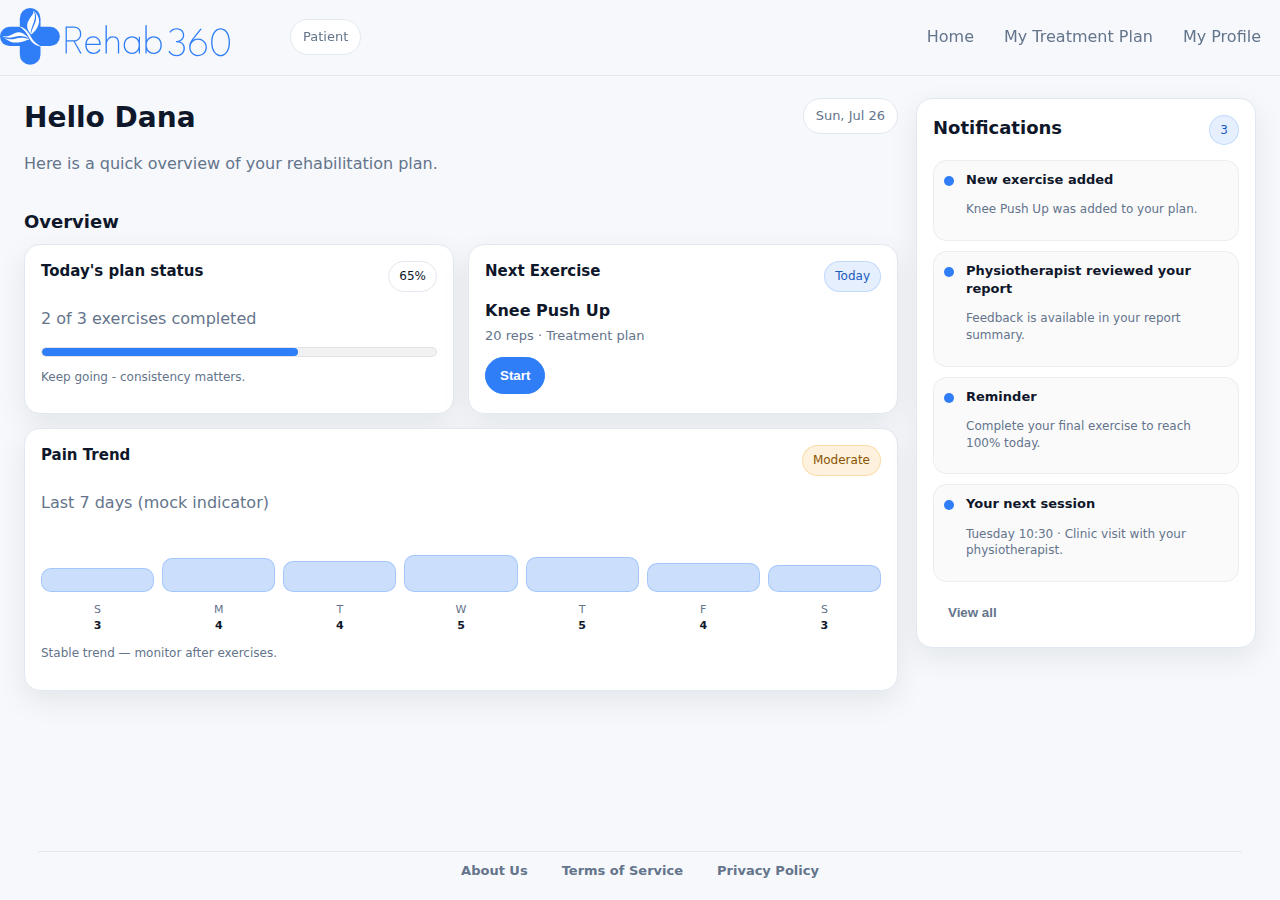
<file: rehab360 - elran/pages/patient-home.html>
<!doctype html>
<html lang="en">
<head>
  <meta charset="utf-8" />
  <meta name="viewport" content="width=device-width, initial-scale=1" />
  <title>Rehab360 | Patient Dashboard</title>
  <link rel="stylesheet" href="../css/global.css" />
  <link rel="stylesheet" href="patient-home/patient-home.css" />
</head>
<body class="page">
  <header class="topbar" role="banner">
    <div class="container container--fluid topbar__inner">
      <div class="topbar__left">
        <a class="brand" href="../index.html" aria-label="Back to welcome">
          <img class="brand__logo" src="../assets/Group 94.svg" alt="Rehab360 logo" />
        </a>
        <div class="role-pill" aria-label="Current role">Patient</div>
      </div>

      <!-- Only show options that match the project's planned screens -->
      <nav class="topnav" aria-label="Top navigation">
        <a class="topnav__link" href="#summary">Home</a>
        <button class="topnav__link" type="button" data-ui-only data-tip="Not implemented">My Treatment Plan</button>
        <button class="topnav__link" type="button" data-ui-only data-tip="Not implemented">My Profile</button>
      </nav>
    </div>
  </header>

  <main class="dashboard dashboard--full" role="main">
    <!-- Main column -->
    <section class="dashboard__main" aria-label="Patient dashboard main content">
      <header class="page-head">
        <div>
          <h1 class="h1">Hello Dana</h1>
          <p class="muted">Here is a quick overview of your rehabilitation plan.</p>
        </div>
        <div class="page-head__meta">
          <span class="meta-chip" id="todayDate" aria-label="Today date"></span>
        </div>
      </header>

      <section id="summary" class="section" aria-labelledby="summaryTitle">
        <h2 id="summaryTitle" class="h2">Overview</h2>

        <div class="cards-3">
          <!-- Card 1 -->
          <article class="card card--status">
            <header class="card__head">
              <h3 class="h3">Today's plan status</h3>
              <span class="badge" id="statusPercent">65%</span>
            </header>
            <p class="muted">2 of 3 exercises completed</p>
            <div class="progress" aria-label="Plan completion progress">
              <div class="progress__bar" id="progressBar" style="width: 65%;"></div>
            </div>
            <p class="small muted">Keep going - consistency matters.</p>
          </article>

          <!-- Card 2 -->
          <article class="card card--next">
            <header class="card__head">
              <h3 class="h3">Next Exercise</h3>
              <span class="badge badge--soft">Today</span>
            </header>
            <p class="activity">
              <span class="activity__title">Knee Push Up</span>
              <span class="activity__meta">20 reps · Treatment plan</span>
            </p>
            <div class="card__actions">
              <button class="btn btn--primary" type="button" data-ui-only data-tooltip="Not implemented">Start</button>
            </div>
          </article>

          <!-- Card 3 -->
          <article class="card card--pain">
            <header class="card__head">
              <h3 class="h3">Pain Trend</h3>
              <span class="badge badge--warning" id="painLabel">Moderate</span>
            </header>
            <p class="muted">Last 7 days (mock indicator)</p>

            <!-- Simple mini chart made with bars (no libraries) -->
            <div class="spark" aria-label="Pain trend chart" role="img">
              <span class="spark__bar" style="height: 40%"></span>
              <span class="spark__bar" style="height: 55%"></span>
              <span class="spark__bar" style="height: 50%"></span>
              <span class="spark__bar" style="height: 60%"></span>
              <span class="spark__bar" style="height: 58%"></span>
              <span class="spark__bar" style="height: 48%"></span>
              <span class="spark__bar" style="height: 45%"></span>
            </div>

            <div class="spark-axis" aria-hidden="true">
              <span>S<br><strong>3</strong></span>
              <span>M<br><strong>4</strong></span>
              <span>T<br><strong>4</strong></span>
              <span>W<br><strong>5</strong></span>
              <span>T<br><strong>5</strong></span>
              <span>F<br><strong>4</strong></span>
              <span>S<br><strong>3</strong></span>
            </div>

            <p class="small muted" id="painNote">Stable trend — monitor after exercises.</p>
          </article>
        </div>
      </section>
    </section>

    <!-- Right sidebar -->
    <aside class="dashboard__side" aria-label="Notifications panel">
      <section class="card" aria-labelledby="notifTitle">
        <header class="card__head">
          <h2 id="notifTitle" class="h2">Notifications</h2>
          <span class="badge badge--soft" aria-label="Notification count">3</span>
        </header>

        <ul class="notif-list" aria-label="Notifications list">
          <li class="notif">
            <div class="notif__dot" aria-hidden="true"></div>
            <div>
              <p class="notif__title">New exercise added</p>
              <p class="small muted">Knee Push Up was added to your plan.</p>
            </div>
          </li>
          <li class="notif">
            <div class="notif__dot" aria-hidden="true"></div>
            <div>
              <p class="notif__title">Physiotherapist reviewed your report</p>
              <p class="small muted">Feedback is available in your report summary.</p>
            </div>
          </li>
          <li class="notif">
            <div class="notif__dot" aria-hidden="true"></div>
            <div>
              <p class="notif__title">Reminder</p>
              <p class="small muted">Complete your final exercise to reach 100% today.</p>
            </div>
          </li>
        
          <li class="notif">
            <div class="notif__dot" aria-hidden="true"></div>
            <div>
              <p class="notif__title">Your next session</p>
              <p class="small muted">Tuesday 10:30 · Clinic visit with your physiotherapist.</p>
            </div>
          </li>

        </ul>

        <div class="card__actions">
          <button class="btn btn--ghost" type="button" data-ui-only data-tooltip="Not implemented">View all</button>
        </div>
      </section>
    </aside>
  </main>


  <footer class="flex-container-footer">
    <a href="#" data-tip="Not implemented">About Us</a>
    <a href="#" data-tip="Not implemented">Terms of Service</a>
    <a href="#" data-tip="Not implemented">Privacy Policy</a>
  </footer>


  <script src="../js/main.js"></script>
  <script src="patient-home/patient-home.js"></script>
</body>
</html>
</file>
<file: css/global.css>
:root{
  --max: var(--container);
  --line: var(--border);
  --bg: #f6f8fb;
  --surface: #ffffff;
  --text: #0f172a;
  --muted: #64748b;
  --border: #e2e8f0;
  --primary: #2f7ef7;
  --primary-weak: rgba(47, 126, 247, 0.12);
  --warning: #f59e0b;
  --radius: 16px;
  --shadow: 0 10px 30px rgba(15, 23, 42, 0.08);
  --container: 1280px;

  --surface-2: #fbfbfd;
  --line: rgba(15, 23, 42, .10);
  --brand: var(--primary);
  --brand-2: #4f86ff;
  --danger: #ff4d4d;
  --danger-bg: #fff3f2;
  --shadow-sm: 0 1px 2px rgba(15, 23, 42, .06);
  --shadow-md: 0 10px 26px rgba(15, 23, 42, .10);
  --shadow-lg: 0 18px 48px rgba(15, 23, 42, .14);
  --r12: 12px;
  --r16: 16px;
  --r20: 20px;
  --ring: 0 0 0 4px rgba(47, 108, 255, .16);

}

*{ box-sizing: border-box; }

html, body{ height: 100%; }

body{
  margin: 0;
  font-family: ui-sans-serif, system-ui, -apple-system, Segoe UI, Roboto, Helvetica, Arial, "Apple Color Emoji", "Segoe UI Emoji";
  color: var(--text);
  background: var(--bg);
  line-height: 1.4;
}

a{ color: inherit; text-decoration: none; }

.container{
  max-width: var(--container);
  margin: 0 auto;
  padding: 0 24px;
}

.container--fluid{
  max-width: none;
  width: 100%;
  padding: 0 24px;
}

.h1{ font-size: 28px; margin: 0 0 6px; }
.h2{ font-size: 18px; margin: 0 0 10px; }
.h3{ font-size: 15px; margin: 0; }
.small{ font-size: 12px; }
.muted{ color: var(--muted); }

.topbar{
  position: sticky;
  top: 0;
  z-index: 20;
  background: rgba(246, 248, 251, 0.85);
  backdrop-filter: blur(10px);
  border-bottom: 1px solid var(--border);
}
.topbar__inner{
  min-height: 54px;
  padding: 2px 0;
  display: flex;
  align-items: center;
  justify-content: flex-start;
  flex-wrap: nowrap;
  gap: 4px; 
}

.topbar__left{
  display: flex;
  align-items: center;
  justify-content: flex-start;
  flex-wrap: nowrap;
  gap: 4px; 
  flex: 0 0 auto;
}

.brand{
  display: inline-flex;
  align-items: center;
  gap: 4px;
  min-width: auto; 
  flex: 0 1 auto; 
}
.brand__logo{
  height: auto;
  max-height: clamp(44px, 5vw, 84px);
  width: auto;
  max-width: clamp(170px, 20vw, 230px);
  display: block;
  object-fit: contain;
  flex: 0 0 auto;
}
.brand__name{
  font-weight: 700;
  letter-spacing: 0.2px;
}

.topbar__actions{ margin-left: auto; display: flex; align-items: center; gap: 10px; }

.icon-btn{
  width: 36px;
  height: 36px;
  border-radius: 10px;
  border: 1px solid var(--border);
  background: var(--surface);
  cursor: pointer;
}

.role-pill{
  white-space: nowrap;
  border: 1px solid var(--border);
  background: var(--surface);
  border-radius: 999px;
  padding: 8px 12px;
  font-size: 13px;
  color: var(--muted);
}


.topnav{
  display: flex;
  align-items: center;
  gap: 8px;
  margin-left: auto;
  margin-right: 8px; 
}
.topnav__link{
  border: 1px solid transparent;
  background: transparent;
  color: var(--muted);
  padding: 8px 10px;
  border-radius: 10px;
  cursor: pointer;
  font: inherit;
}
.topnav__link:hover{ background: var(--primary-weak); color: var(--text); }

.card{
  background: var(--surface);
  border: 1px solid var(--border);
  border-radius: var(--radius);
  padding: 16px;
  box-shadow: var(--shadow);
}
.card__head{
  display: flex;
  align-items: flex-start;
  justify-content: space-between;
  gap: 12px;
  margin-bottom: 8px;
}
.card__actions{ display: flex; gap: 10px; margin-top: 12px; flex-wrap: wrap; }

.badge{
  display: inline-flex;
  align-items: center;
  justify-content: center;
  padding: 6px 10px;
  border-radius: 999px;
  font-size: 12px;
  border: 1px solid var(--border);
  background: var(--surface);
}
.badge--soft{ background: var(--primary-weak); border-color: rgba(47,126,247,0.2); color: #195bbf; }
.badge--warning{ background: rgba(245, 158, 11, 0.14); border-color: rgba(245, 158, 11, 0.25); color: #8a5400; }

.btn{
  display: inline-flex;
  align-items: center;
  justify-content: center;
  gap: 8px;
  padding: 10px 14px;
  border-radius: 999px;
  border: 1px solid var(--border);
  background: var(--surface);
  color: var(--text);
  cursor: pointer;
  font-weight: 600;
}
.btn--primary{
  background: var(--primary);
  border-color: var(--primary);
  color: #fff;
}
.btn--primary:hover{ filter: brightness(0.98); }
.btn--secondary{
  background: var(--primary-weak);
  border-color: rgba(47,126,247,0.25);
  color: #195bbf;
}
.btn--ghost{
  background: transparent;
  border-color: transparent;
  color: var(--muted);
}
.btn--ghost:hover{ background: rgba(15, 23, 42, 0.04); color: var(--text); }

.progress{
  height: 10px;
  border-radius: 999px;
  background: rgba(15, 23, 42, 0.06);
  overflow: hidden;
  border: 1px solid rgba(15, 23, 42, 0.06);
}
.progress__bar{ height: 100%; background: var(--primary); border-radius: 999px; }

.toast{
  position: fixed;
  left: 50%;
  bottom: 22px;
  transform: translateX(-50%);
  background: rgba(15, 23, 42, 0.92);
  color: #fff;
  padding: 10px 12px;
  border-radius: 12px;
  font-size: 13px;
  max-width: min(520px, calc(100% - 24px));
  box-shadow: 0 18px 50px rgba(0,0,0,0.25);
  opacity: 0;
  pointer-events: none;
  transition: opacity 180ms ease;
}
.toast--show{ opacity: 1; }

[data-tip],
[data-tooltip]{
  position: relative;
}



[data-tip]:hover::after{
  content: attr(data-tip);
  position: absolute;
  left: 50%;
  bottom: calc(100% + 10px);
  transform: translateX(-50%);
  background: rgba(15, 23, 42, 0.92);
  color: #fff;
  padding: 8px 10px;
  border-radius: 10px;
  font-size: 12px;
  white-space: nowrap;
  z-index: 999;
}

[data-tooltip]:hover::after{
  content: attr(data-tooltip);
  position: absolute;
  left: 50%;
  bottom: calc(100% + 10px);
  transform: translateX(-50%);
  background: rgba(15, 23, 42, 0.92);
  color: #fff;
  padding: 8px 10px;
  border-radius: 10px;
  font-size: 12px;
  white-space: nowrap;
  z-index: 999;
}

[data-tip]:hover::before,
[data-tooltip]:hover::before{
  content: "";
  position: absolute;
  left: 50%;
  bottom: calc(100% + 4px);
  transform: translateX(-50%);
  border: 6px solid transparent;
  border-top-color: rgba(15, 23, 42, 0.92);
  z-index: 999;
}

.topnav [data-tip]:hover::after,
.topnav [data-tooltip]:hover::after{
  top: calc(100% + 10px);
  bottom: auto;
}

.topnav [data-tip]:hover::before,
.topnav [data-tooltip]:hover::before{
  top: calc(100% + 4px);
  bottom: auto;
  border: 6px solid transparent;
  border-bottom-color: rgba(15, 23, 42, 0.92);
  border-top-color: transparent;
}

[data-tip-pos="below"]:hover::after,
[data-tooltip-pos="below"]:hover::after{
  top: calc(100% + 10px);
  bottom: auto;
}

[data-tip-pos="below"]:hover::before,
[data-tooltip-pos="below"]:hover::before{
  top: calc(100% + 4px);
  bottom: auto;
  border: 6px solid transparent;
  border-bottom-color: rgba(15, 23, 42, 0.92);
  border-top-color: transparent;
}


.page{
  min-height: 100vh;
  display: flex;
  flex-direction: column;
}

.flex-container-footer .footer-link{
  background: none;
  border: none;
  padding: 0;
  color: inherit;
  font: inherit;
  cursor: pointer;
  text-decoration: underline;
}

.side-menu .side-link-btn{
  background: none;
  border: none;
  padding: 0;
  color: inherit;
  font: inherit;
  cursor: pointer;
  text-align: left;
}

.page main{
  flex: 1;
}

@media (max-width: 900px){
  .container{ padding: 0 16px; }
  .brand{ min-width: auto; }
  .h1{ font-size: 24px; }
}

@media (max-width: 600px){
  .topnav{ display: none; }
}


.toast-fallback{
  position: fixed;
  left: 50%;
  bottom: 20px;
  transform: translateX(-50%);
  padding: 10px 14px;
  border-radius: 999px;
  background: rgba(15, 23, 42, 0.92);
  color: #fff;
  font-size: 14px;
  opacity: 0;
  pointer-events: none;
  transition: opacity .2s ease, transform .2s ease;
  z-index: 9999;
}
.toast-fallback.show{
  opacity: 1;
  transform: translateX(-50%) translateY(-6px);
}


.bottom-nav{
  position: fixed;
  left: 0;
  right: 0;
  bottom: 0;
  background: rgba(47, 126, 247, 0.98);
  box-shadow: 0 -14px 34px rgba(15, 23, 42, 0.20);
  border-top-left-radius: 22px;
  border-top-right-radius: 22px;
  padding: 10px 10px 12px;
  display: flex;
  justify-content: center;
  gap: 6px;
  z-index: 120;
}

.bottom-nav .tab{
  flex: 1 1 20%;
  max-width: 220px;
  text-align: center;
  color: rgba(255,255,255,0.86);
  font-size: 12px;
  font-weight: 700;
  padding: 10px 8px;
  border-radius: 14px;
  border: 1px solid transparent;
  background: transparent; 
  appearance: none;
  -webkit-appearance: none;
  cursor: pointer;
  white-space: nowrap;
}

.bottom-nav .tab:hover{
  background: rgba(255,255,255,0.12);
}

.bottom-nav .tab.active,
.bottom-nav .tab[aria-current="page"]{
  background: rgba(255,255,255,0.16);
  border-color: rgba(255,255,255,0.18);
  color: #fff;
}

@media (max-width: 900px){
  body.page{ padding-bottom: 92px; }
}

@media (min-width: 901px){
  .bottom-nav{ display:none; }
  body.page{ padding-bottom: 0; }
}
</file>
<file: css/welcome.css>
.welcome{
  min-height: 100vh;
  display: flex;
  align-items: center;
  justify-content: center;
  padding: 24px 0 40px;
}



.welcome__logo{
  height: auto;
  max-height: clamp(52px, 6vw, 90px);
  width: auto;
  max-width: min(520px, 80vw);
  display: block;
  margin: 0 auto 10px;
}
.welcome__card{
  background: transparent;
  border: none;
  box-shadow: none;
  padding: 0;
}

.welcome__header{
  text-align: center;
  max-width: 980px;
  margin: 0 auto 18px;
}

.welcome__header .h1{
  font-size: clamp(34px, 3.2vw, 48px);
  margin-bottom: 10px;
}

.role-grid{
  max-width: 980px;
  margin: 0 auto;
  display: grid;
  grid-template-columns: 1fr 1fr;
  gap: 18px;
}

.role{
  border: 1px solid var(--border);
  border-radius: calc(var(--radius) + 6px);
  padding: 28px;
  background: var(--surface);
  display: flex;
  flex-direction: column;
  gap: 14px;
  box-shadow: var(--shadow);
}

.role .h2{ font-size: 20px; }

.role p{ font-size: 16px; }

.role .btn{
  padding: 14px 18px;
  font-size: 15px;
}

@media (max-width: 800px){
  .role-grid{ grid-template-columns: 1fr; }
  .welcome__header .h1{ font-size: 32px; }
}
</file>
<file: rehab360 - elran/css/global.css>
/* Rehab360 - Global Design System (shared across pages) */

:root{
  --max: var(--container);
  --line: var(--border);
  --bg: #f6f8fb;
  --surface: #ffffff;
  --text: #0f172a;
  --muted: #64748b;
  --border: #e2e8f0;
  --primary: #2f7ef7;
  --primary-weak: rgba(47, 126, 247, 0.12);
  --warning: #f59e0b;
  --radius: 16px;
  --shadow: 0 10px 30px rgba(15, 23, 42, 0.08);
  --container: 1280px;
}

*{ box-sizing: border-box; }

html, body{ height: 100%; }

body{
  margin: 0;
  font-family: ui-sans-serif, system-ui, -apple-system, Segoe UI, Roboto, Helvetica, Arial, "Apple Color Emoji", "Segoe UI Emoji";
  color: var(--text);
  background: var(--bg);
  line-height: 1.4;
}

a{ color: inherit; text-decoration: none; }

.container{
  max-width: var(--container);
  margin: 0 auto;
  padding: 0 24px;
}

/* Full-width container for top bars (safe padding, no max width) */
.container--fluid{
  max-width: none;
  width: 100%;
  padding: 0 24px;
}

/* Typography scale */
.h1{ font-size: 28px; margin: 0 0 6px; }
.h2{ font-size: 18px; margin: 0 0 10px; }
.h3{ font-size: 15px; margin: 0; }
.small{ font-size: 12px; }
.muted{ color: var(--muted); }

/* Top bar */
.topbar{
  position: sticky;
  top: 0;
  z-index: 20;
  background: rgba(246, 248, 251, 0.85);
  backdrop-filter: blur(10px);
  border-bottom: 1px solid var(--border);
}
.topbar__inner{
  /* Slightly shorter header */
  min-height: 54px;
  padding: 4px 0;
  display: flex;
  align-items: center;
  gap: 6px; /* keep role pill close to the logo */
}

/* Left cluster: logo + role pill should stay together */
.topbar__left{
  display: flex;
  align-items: center;
  gap: 10px;
  flex: 0 0 auto;
}

.brand{
  display: inline-flex;
  align-items: center;
  gap: 6px;
  min-width: auto; /* do not push the role pill away */
}
.brand__logo{
  /* Responsive logo sizing (keep visible under 900px) */
  height: clamp(52px, 5.2vw, 92px);
  width: auto;
  max-width: clamp(200px, 28vw, 280px); /* keep the role pill visually close */
  display: block;
  object-fit: contain;
  flex: 0 0 auto;
}
.brand__name{
  font-weight: 700;
  letter-spacing: 0.2px;
}

.topbar__actions{ margin-left: auto; display: flex; align-items: center; gap: 10px; }

.icon-btn{
  width: 36px;
  height: 36px;
  border-radius: 10px;
  border: 1px solid var(--border);
  background: var(--surface);
  cursor: pointer;
}

.role-pill{
  border: 1px solid var(--border);
  background: var(--surface);
  border-radius: 999px;
  padding: 8px 12px;
  font-size: 13px;
  color: var(--muted);
}

/* No breakpoint overrides for the logo (prevents sudden shrink at 900px) */

.topnav{
  display: flex;
  align-items: center;
  gap: 8px;
  margin-left: auto;
  margin-right: 8px; /* keep some space from the far right edge */
}
.topnav__link{
  border: 1px solid transparent;
  background: transparent;
  color: var(--muted);
  padding: 8px 10px;
  border-radius: 10px;
  cursor: pointer;
  font: inherit;
}
.topnav__link:hover{ background: var(--primary-weak); color: var(--text); }

/* Card system */
.card{
  background: var(--surface);
  border: 1px solid var(--border);
  border-radius: var(--radius);
  padding: 16px;
  box-shadow: var(--shadow);
}
.card__head{
  display: flex;
  align-items: flex-start;
  justify-content: space-between;
  gap: 12px;
  margin-bottom: 8px;
}
.card__actions{ display: flex; gap: 10px; margin-top: 12px; flex-wrap: wrap; }

.badge{
  display: inline-flex;
  align-items: center;
  justify-content: center;
  padding: 6px 10px;
  border-radius: 999px;
  font-size: 12px;
  border: 1px solid var(--border);
  background: var(--surface);
}
.badge--soft{ background: var(--primary-weak); border-color: rgba(47,126,247,0.2); color: #195bbf; }
.badge--warning{ background: rgba(245, 158, 11, 0.14); border-color: rgba(245, 158, 11, 0.25); color: #8a5400; }

/* Buttons */
.btn{
  display: inline-flex;
  align-items: center;
  justify-content: center;
  gap: 8px;
  padding: 10px 14px;
  border-radius: 999px;
  border: 1px solid var(--border);
  background: var(--surface);
  color: var(--text);
  cursor: pointer;
  font-weight: 600;
}
.btn--primary{
  background: var(--primary);
  border-color: var(--primary);
  color: #fff;
}
.btn--primary:hover{ filter: brightness(0.98); }
.btn--secondary{
  background: var(--primary-weak);
  border-color: rgba(47,126,247,0.25);
  color: #195bbf;
}
.btn--ghost{
  background: transparent;
  border-color: transparent;
  color: var(--muted);
}
.btn--ghost:hover{ background: rgba(15, 23, 42, 0.04); color: var(--text); }

/* Simple progress bar */
.progress{
  height: 10px;
  border-radius: 999px;
  background: rgba(15, 23, 42, 0.06);
  overflow: hidden;
  border: 1px solid rgba(15, 23, 42, 0.06);
}
.progress__bar{ height: 100%; background: var(--primary); border-radius: 999px; }

/* Toast (used for UI-only actions) */
.toast{
  position: fixed;
  left: 50%;
  bottom: 22px;
  transform: translateX(-50%);
  background: rgba(15, 23, 42, 0.92);
  color: #fff;
  padding: 10px 12px;
  border-radius: 12px;
  font-size: 13px;
  max-width: min(520px, calc(100% - 24px));
  box-shadow: 0 18px 50px rgba(0,0,0,0.25);
  opacity: 0;
  pointer-events: none;
  transition: opacity 180ms ease;
}
.toast--show{ opacity: 1; }

/* Hover tooltips (instead of toast) */
[data-tip],
[data-tooltip]{
  position: relative;
}

[data-tip]:hover::after{
  content: attr(data-tip);
  position: absolute;
  left: 50%;
  bottom: calc(100% + 10px);
  transform: translateX(-50%);
  background: rgba(15, 23, 42, 0.92);
  color: #fff;
  padding: 8px 10px;
  border-radius: 10px;
  font-size: 12px;
  white-space: nowrap;
  z-index: 50;
}

[data-tooltip]:hover::after{
  content: attr(data-tooltip);
  position: absolute;
  left: 50%;
  bottom: calc(100% + 10px);
  transform: translateX(-50%);
  background: rgba(15, 23, 42, 0.92);
  color: #fff;
  padding: 8px 10px;
  border-radius: 10px;
  font-size: 12px;
  white-space: nowrap;
  z-index: 50;
}

[data-tip]:hover::before,
[data-tooltip]:hover::before{
  content: "";
  position: absolute;
  left: 50%;
  bottom: calc(100% + 4px);
  transform: translateX(-50%);
  border: 6px solid transparent;
  border-top-color: rgba(15, 23, 42, 0.92);
  z-index: 50;
}

/* Footer sticks to bottom on short pages */
.page{
  min-height: 100vh;
  display: flex;
  flex-direction: column;
}

.page main{
  flex: 1;
}

/* Responsive adjustments */
@media (max-width: 900px){
  .container{ padding: 0 16px; }
  .brand{ min-width: auto; }
  .h1{ font-size: 24px; }
}

@media (max-width: 600px){
  .topnav{ display: none; } /* keep it clean on small screens */
}
</file>
<file: rehab360 - elran/pages/welcome/welcome.css>
/* Welcome screen - bigger + centered, no central white box */

.welcome{
  min-height: calc(100vh - 64px);
  display: flex;
  align-items: center;
  justify-content: center;
  padding: 40px 0 60px;
}

.welcome__card{
  /* remove "white box" look */
  background: transparent;
  border: none;
  box-shadow: none;
  padding: 0;
}

.welcome__header{
  text-align: center;
  max-width: 980px;
  margin: 0 auto 24px;
}

.welcome__header .h1{
  font-size: clamp(34px, 3.2vw, 48px);
  margin-bottom: 10px;
}

.role-grid{
  max-width: 980px;
  margin: 0 auto;
  display: grid;
  grid-template-columns: 1fr 1fr;
  gap: 18px;
}

.role{
  border: 1px solid var(--border);
  border-radius: calc(var(--radius) + 6px);
  padding: 28px;
  background: var(--surface);
  display: flex;
  flex-direction: column;
  gap: 14px;
  box-shadow: var(--shadow);
}

.role .h2{ font-size: 20px; }

.role p{ font-size: 16px; }

.role .btn{
  padding: 14px 18px;
  font-size: 15px;
}

@media (max-width: 800px){
  .role-grid{ grid-template-columns: 1fr; }
  .welcome__header .h1{ font-size: 32px; }
}
</file>
<file: CSS/style.css>
:root {
    --bg: #f6f7fb;
    --surface: #ffffff;
    --surface-2: #fbfbfd;
    --text: #0f172a;
    --muted: #64748b;
    --line: rgba(15, 23, 42, .10);

    --brand: #2f6cff;
    --brand-2: #4f86ff;

    --danger: #ff4d4d;
    --danger-bg: #fff3f2;

    --shadow-sm: 0 1px 2px rgba(15, 23, 42, .06);
    --shadow-md: 0 10px 26px rgba(15, 23, 42, .10);
    --shadow-lg: 0 18px 48px rgba(15, 23, 42, .14);

    --r12: 12px;
    --r16: 16px;
    --r20: 20px;

    --ring: 0 0 0 4px rgba(47, 108, 255, .16);

    --max: 1100px;
}

/* ---- Base ---- */
html {
    scroll-behavior: smooth;
}

body {
    font-family: ui-sans-serif, system-ui, -apple-system, Segoe UI, Roboto, Arial, "Helvetica Neue", sans-serif;
    background: radial-gradient(900px 600px at 10% 0%, rgba(47, 108, 255, .12), transparent 60%),
        radial-gradient(800px 500px at 90% 0%, rgba(79, 134, 255, .10), transparent 60%),
        var(--bg);
    color: var(--text);
    margin: 0;
    min-height: 100vh;
}

a {
    color: inherit;
    text-decoration: none;
}

a:focus-visible,
button:focus-visible,
input:focus-visible {
    outline: none;
    box-shadow: var(--ring);
    border-radius: 10px;
}

.skip-link {
    position: absolute;
    left: -999px;
    top: auto;
    width: 1px;
    height: 1px;
    overflow: hidden;
}

.skip-link:focus {
    left: 16px;
    top: 16px;
    width: auto;
    height: auto;
    padding: 10px 12px;
    background: var(--surface);
    border: 1px solid var(--line);
    border-radius: 12px;
    box-shadow: var(--shadow-md);
}

/* =========================
   Topbar
   ========================= */
.topbar {
    position: sticky;
    top: 0;
    z-index: 50;
    background: rgba(246, 247, 251, .85);
    backdrop-filter: blur(10px);
    border-bottom: 1px solid var(--line);
}

.topbar .shell {
    width: min(var(--max), 94vw);
    margin: 0 auto;
    padding: 14px 0;
    display: flex;
    align-items: center;
    justify-content: space-between;
    gap: 12px;
}

/* Brand */
.brand {
    margin: 0;
    font-size: 0;
    /* כדי שה-h1 לא יכתיב */
}

.brand-link {
    display: flex;
    align-items: center;
    gap: 10px;
    padding: 8px 10px;
    border-radius: 14px;
}

.brand-link:hover {
    background: rgba(15, 23, 42, .04);
}

.brand-mark {
    width: 34px;
    height: 34px;
    border-radius: 12px;
    background: linear-gradient(145deg, rgba(47, 108, 255, .95), rgba(79, 134, 255, .95));
    box-shadow: 0 10px 24px rgba(47, 108, 255, .25);
}

.brand-name {
    font-size: 18px;
    font-weight: 800;
    letter-spacing: .2px;
    color: var(--text);
}

/* Top actions */
.top-actions {
    display: flex;
    gap: 10px;
}

.icon-btn {
    width: 40px;
    height: 40px;
    border-radius: 14px;
    display: grid;
    place-items: center;
    border: 1px solid var(--line);
    background: rgba(255, 255, 255, .72);
    box-shadow: var(--shadow-sm);
    transition: transform .12s ease, background .12s ease, border-color .12s ease;
}

.icon-btn:hover {
    transform: translateY(-1px);
    background: var(--surface);
    border-color: rgba(15, 23, 42, .16);
}

.icon-btn svg {
    width: 18px;
    height: 18px;
    fill: #475569;
}

/* Tooltip "Not implemented" */
[data-tip] {
    position: relative;
}

[data-tip]:hover::after {
    content: attr(data-tip);
    position: absolute;
    bottom: calc(100% + 10px);
    left: 50%;
    transform: translateX(-50%);
    background: #0b1220;
    color: #e2e8f0;
    border: 1px solid rgba(226, 232, 240, .14);
    padding: 8px 10px;
    border-radius: 12px;
    font-size: 12px;
    white-space: nowrap;
    box-shadow: var(--shadow-md);
}

/* =========================
   Layout
   ========================= */
.page {
    padding: 18px 0 92px;
}

/* מקום ל-bottom nav במובייל */

.layout {
    width: min(var(--max), 94vw);
    margin: 0 auto;
    display: grid;
    grid-template-columns: 1fr;
    /* מובייל */
    gap: 18px;
    align-items: start;
}

.content {
    display: grid;
    gap: 18px;
}

/* Greeting */
.greeting {
    background: rgba(255, 255, 255, .72);
    border: 1px solid var(--line);
    border-radius: var(--r20);
    padding: 18px 18px;
    box-shadow: var(--shadow-sm);
}

.hello {
    margin: 0;
    font-size: 20px;
    font-weight: 900;
}

.subtle {
    margin: 8px 0 0;
    color: var(--muted);
    font-size: 13px;
    line-height: 1.4;
}

/* Section header */
.section-head {
    display: flex;
    justify-content: space-between;
    align-items: end;
    gap: 12px;
    flex-wrap: wrap;
}

.section-title {
    margin: 0;
    font-size: 15px;
    font-weight: 900;
    letter-spacing: .2px;
    display: flex;
    align-items: center;
    gap: 10px;
}

.warn-pill {
    width: 18px;
    height: 18px;
    border-radius: 999px;
    display: grid;
    place-items: center;
    background: rgba(255, 77, 77, .12);
    border: 1px solid rgba(255, 77, 77, .28);
    color: var(--danger);
    font-size: 12px;
    font-weight: 900;
}

/* =========================
   Alerts
   ========================= */
.alerts {
    display: grid;
    gap: 10px;
}

.alert {
    background: var(--danger-bg);
    border: 1px solid rgba(255, 77, 77, .22);
    border-radius: var(--r16);
    padding: 14px 14px;
    display: flex;
    align-items: center;
    justify-content: space-between;
    gap: 12px;
    box-shadow: var(--shadow-sm);
}

.alert-text {
    margin: 0;
    font-size: 14px;
    font-weight: 700;
    color: #1f2937;
}

.view-btn {
    border: 1px solid rgba(47, 108, 255, .25);
    background: rgba(47, 108, 255, .08);
    color: var(--brand);
    font-weight: 800;
    padding: 10px 12px;
    border-radius: 12px;
    cursor: pointer;
    transition: transform .12s ease, background .12s ease, border-color .12s ease;
}

.view-btn:hover {
    transform: translateY(-1px);
    background: rgba(47, 108, 255, .12);
    border-color: rgba(47, 108, 255, .35);
}

/* =========================
   Search
   ========================= */
.search {
    display: grid;
    gap: 6px;
}

.search-label {
    font-size: 12px;
    color: var(--muted);
}

.search input {
    width: 260px;
    max-width: 70vw;
    border: 1px solid var(--line);
    background: rgba(255, 255, 255, .90);
    border-radius: 14px;
    padding: 11px 12px;
    font-size: 14px;
    box-shadow: var(--shadow-sm);
}

/* =========================
   Patient cards
   ========================= */
.cards {
    display: grid;
    gap: 12px;
}

.patient-card {
    background: rgba(255, 255, 255, .88);
    border: 1px solid var(--line);
    border-radius: var(--r20);
    padding: 16px;
    box-shadow: var(--shadow-md);
    cursor: pointer;
    transition: transform .14s ease, box-shadow .14s ease, border-color .14s ease;
}

.patient-card:hover {
    transform: translateY(-2px);
    box-shadow: var(--shadow-lg);
    border-color: rgba(15, 23, 42, .14);
}

.patient-card.is-hidden {
    display: none;
}

.patient-card.primary {
    background: linear-gradient(180deg, rgba(47, 108, 255, .98), rgba(79, 134, 255, .98));
    border-color: rgba(255, 255, 255, .22);
    color: #fff;
}

.card-head {
    display: grid;
    grid-template-columns: 1fr auto;
    grid-template-rows: auto auto;
    gap: 8px 12px;
    align-items: start;
}

.card-name {
    margin: 0;
    font-size: 18px;
    font-weight: 900;
    line-height: 1.1;
}

.card-sub {
    grid-column: 1 / -1;
    margin: 0;
    font-size: 13px;
    color: rgba(255, 255, 255, .92);
}

.patient-card:not(.primary) .card-sub {
    color: var(--muted);
}

.chat-badge {
    width: 34px;
    height: 34px;
    border-radius: 14px;
    display: grid;
    place-items: center;
    border: 1px solid rgba(255, 255, 255, .28);
    background: rgba(255, 255, 255, .12);
}

.patient-card:not(.primary) .chat-badge {
    border-color: var(--line);
    background: rgba(255, 255, 255, .90);
}

.chat-badge svg {
    width: 16px;
    height: 16px;
    fill: rgba(255, 255, 255, .95);
}

.patient-card:not(.primary) .chat-badge svg {
    fill: #64748b;
}

/* metrics */
.metrics {
    margin: 14px 0 0;
    display: grid;
    gap: 8px;
    font-size: 13px;
}

.m {
    display: flex;
    justify-content: space-between;
    gap: 10px;
    margin: 0;
}

.m dt {
    color: rgba(255, 255, 255, .92);
}

.m dd {
    margin: 0;
    font-weight: 900;
}

.patient-card:not(.primary) .m dt {
    color: #334155;
}

.trend.improving {
    color: #10b981;
    font-weight: 900;
}

.patient-card.primary .trend.improving {
    color: rgba(255, 255, 255, .95);
}

.trend.stable {
    color: #ef4444;
    font-weight: 900;
}

/* =========================
   Desktop aside nav
   ========================= */
.side-nav {
    display: none;
}

.side-menu {
    background: rgba(255, 255, 255, .88);
    border: 1px solid var(--line);
    border-radius: var(--r20);
    padding: 12px;
    box-shadow: var(--shadow-md);
    position: sticky;
    top: 86px;
}

.side-link {
    display: flex;
    align-items: center;
    justify-content: space-between;
    padding: 12px 12px;
    border-radius: 14px;
    color: var(--muted);
    font-weight: 800;
    border: 1px solid transparent;
    transition: background .12s ease, color .12s ease, border-color .12s ease;
}

.side-link:hover {
    background: rgba(15, 23, 42, .04);
    color: var(--text);
}

.side-link.active {
    background: rgba(47, 108, 255, .10);
    border-color: rgba(47, 108, 255, .20);
    color: var(--text);
}

/* =========================
   Bottom nav (mobile only)
   ========================= */
.bottom-nav {
    position: fixed;
    left: 0;
    right: 0;
    bottom: 0;
    background: rgba(47, 108, 255, .98);
    box-shadow: 0 -14px 34px rgba(15, 23, 42, .20);
    border-top-left-radius: 22px;
    border-top-right-radius: 22px;
    padding: 10px 0 12px;
    display: flex;
    justify-content: center;
    gap: 6px;
    z-index: 60;
}

.bottom-nav .tab {
    flex: 1 1 20%;
    max-width: 200px;
    text-align: center;
    color: rgba(255, 255, 255, .86);
    font-size: 12px;
    font-weight: 700;
    padding: 10px 8px;
    border-radius: 14px;
    border: 1px solid transparent;
}

.bottom-nav .tab:hover {
    background: rgba(255, 255, 255, .12);
}

.bottom-nav .tab.active {
    background: rgba(255, 255, 255, .16);
    border-color: rgba(255, 255, 255, .18);
    color: #fff;
}

/* =========================
   Footer (your required structure)
   ========================= */
.flex-container-footer {
    width: min(var(--max), 94vw);
    margin: 30px auto 18px;
    padding: 16px 0;
    border-top: 1px solid var(--line);
    display: flex;
    justify-content: center;
    gap: 34px;
    font-size: 13px;
    color: var(--muted);
}

.flex-container-footer a {
    color: var(--muted);
    font-weight: 700;
}

.flex-container-footer a:hover {
    color: var(--text);
    text-decoration: underline;
}

@media (max-width: 640px) {
    .flex-container-footer {
        flex-direction: column;
        align-items: center;
        gap: 10px;
    }
}

/* =========================
   Responsive: Desktop switch
   ========================= */
@media (min-width: 900px) {
    .page {
        padding-bottom: 24px;
    }

    /* Default: single column when menu is closed */
    .layout {
        grid-template-columns: 1fr;
        transition: grid-template-columns 0.3s ease;
    }

    /* Two columns when menu is open */
    .layout:has(.side-nav.open) {
        grid-template-columns: 1fr 300px;
    }

    /* Override mobile fixed positioning - make menu part of grid */
    .side-nav {
        position: static;
        display: block;
        height: auto;
        width: 300px;
        transform: none;
        padding: 0;
        border-left: none;
        box-shadow: none;
        opacity: 0;
        width: 0;
        overflow: hidden;
        transition: opacity 0.3s ease, width 0.3s ease;
    }

    .side-nav.open {
        opacity: 1;
        width: 300px;
    }

    /* Hide overlay on desktop */
    .overlay {
        display: none !important;
    }

    .bottom-nav {
        display: none;
    }

    .cards {
        grid-template-columns: 1fr 1fr;
    }
}

/* ================= KPI SECTION ================= */

.kpi-section {
    display: grid;
    gap: 14px;
}

.kpi-grid {
    display: grid;
    gap: 12px;
    grid-template-columns: repeat(auto-fit, minmax(160px, 1fr));
}

.kpi-card {
    background: rgba(255, 255, 255, .85);
    border: 1px solid var(--line);
    border-radius: 18px;
    padding: 18px;
    box-shadow: var(--shadow-md);
    transition: transform .15s ease;
}

.kpi-card:hover {
    transform: translateY(-2px);
}

.kpi-card h4 {
    margin: 0;
    font-size: 13px;
    color: var(--muted);
    font-weight: 700;
}

.kpi-value {
    margin-top: 8px;
    font-size: 22px;
    font-weight: 900;
}

.kpi-value.alert {
    color: var(--danger);
}

/* ================= SESSIONS SECTION ================= */

.sessions-section {
    margin-top: 10px;
    display: grid;
    gap: 14px;
}

.sessions-list {
    display: grid;
    gap: 10px;
}

.session-card {
    background: rgba(255, 255, 255, .85);
    border: 1px solid var(--line);
    border-radius: 16px;
    padding: 14px 16px;
    display: flex;
    justify-content: space-between;
    align-items: center;
    box-shadow: var(--shadow-sm);
}

.session-card time {
    font-weight: 800;
    font-size: 14px;
    color: var(--brand);
}

.session-card p {
    margin: 0;
    font-weight: 700;
}

/* ===== Side Drawer ===== */

.side-nav {
    position: fixed;
    top: 0;
    right: 0;
    height: 100vh;
    width: 280px;
    background: #ffffff;
    border-left: 1px solid var(--line);
    box-shadow: -10px 0 30px rgba(0, 0, 0, .08);
    transform: translateX(100%);
    transition: transform .3s ease;
    z-index: 200;
    padding: 90px 20px 20px;
}

.side-nav.open {
    transform: translateX(0);
}

.side-menu {
    display: flex;
    flex-direction: column;
    gap: 10px;
}

.side-menu a {
    padding: 12px 14px;
    border-radius: 12px;
    font-weight: 700;
    color: var(--muted);
    text-decoration: none;
}

.side-menu a:hover {
    background: rgba(47, 108, 255, .08);
    color: var(--text);
}

/* Overlay */
.overlay {
    position: fixed;
    inset: 0;
    background: rgba(15, 23, 42, .45);
    backdrop-filter: blur(2px);
    z-index: 150;
}

/* =========================
   Patient Details (minimal additions)
   ========================= */

body[data-page="patient-details"] .hero {
    background: linear-gradient(180deg, rgba(47, 108, 255, .98), rgba(79, 134, 255, .98));
    color: #fff;
    padding: 16px 0 18px;
    box-shadow: var(--shadow-md);
}

body[data-page="patient-details"] .hero-bar {
    width: min(var(--max), 94vw);
    margin: 0 auto;
    display: grid;
    grid-template-columns: auto 1fr auto;
    align-items: center;
}

body[data-page="patient-details"] .hero-title {
    margin: 0;
    text-align: center;
    font-size: 16px;
    font-weight: 900;
}

body[data-page="patient-details"] .hero-profile {
    width: min(var(--max), 94vw);
    margin: 14px auto 0;
    display: grid;
    grid-template-columns: 72px 1fr;
    gap: 14px;
    align-items: center;
}

body[data-page="patient-details"] .avatar {
    width: 72px;
    height: 72px;
    border-radius: 999px;
    background: rgba(255, 255, 255, .18);
    border: 4px solid rgba(255, 255, 255, .25);
    display: grid;
    place-items: center;
}

body[data-page="patient-details"] .pill {
    display: inline-block;
    padding: 6px 12px;
    border-radius: 999px;
    font-size: 12px;
    font-weight: 900;
    background: rgba(255, 255, 255, .18);
    border: 1px solid rgba(255, 255, 255, .28);
}

/* Definition list layout */
body[data-page="patient-details"] .kv {
    margin: 0;
    display: grid;
    grid-template-columns: 140px 1fr;
    gap: 10px 12px;
    align-items: baseline;
}

body[data-page="patient-details"] .kv dt {
    font-size: 12px;
    color: var(--muted);
    font-weight: 800;
}

body[data-page="patient-details"] .kv dd {
    margin: 0;
    font-size: 13px;
    font-weight: 900;
}

/* Stats grid */
body[data-page="patient-details"] .stats {
    margin-top: 14px;
    display: grid;
    grid-template-columns: repeat(3, 1fr);
    gap: 12px;
}

/* Progress styling */
body[data-page="patient-details"] progress {
    width: 100%;
    height: 10px;
    border-radius: 999px;
    overflow: hidden;
}

body[data-page="patient-details"] progress::-webkit-progress-bar {
    background: rgba(15, 23, 42, .08);
}

body[data-page="patient-details"] progress::-webkit-progress-value {
    background: var(--brand);
}

body[data-page="patient-details"] progress::-moz-progress-bar {
    background: var(--brand);
}

/* Desktop */
@media (min-width: 900px) {
    body[data-page="patient-details"] .layout {
        grid-template-columns: 320px 1fr;
    }

    body[data-page="patient-details"] .sidebar {
        display: block;
        position: sticky;
        top: 86px;
    }
}

/* =========================
   Patient Details - Desktop spread
   ========================= */
@media (min-width: 900px) {

    /* רק בדף הזה */
    body[data-page="patient-details"] .layout {
        grid-template-columns: 1fr;
        /* אל תכריח 2 טורים עם side-nav */
    }

    /* הופכים את אזור התוכן לגריד של 2 עמודות */
    body[data-page="patient-details"] .content {
        grid-template-columns: 1fr 1fr;
        gap: 18px;
    }

    /* הכרטיס הראשון (ה-greeting) יתפרס על כל השורה */
    body[data-page="patient-details"] .content>.greeting {
        grid-column: 1 / -1;
    }

    /* כרטיס התקדמות (primary) יתפרס על כל השורה – כדי להיראות “דשבורד” */
    body[data-page="patient-details"] .content>.patient-card.primary {
        grid-column: 1 / -1;
    }

    /* בתכנית טיפול אפשר גם לפרוס על כל השורה אם בא לך יותר “אוויר” */
    body[data-page="patient-details"] .content>.patient-card:last-of-type {
        grid-column: 1 / -1;
    }

    /* הגדלת רוחב הטקסט בתוך metrics שלא ייראה דחוס */
    body[data-page="patient-details"] .metrics {
        gap: 10px;
    }

    body[data-page="patient-details"] .search input {
        width: 320px;
    }
}
</file>
<file: css/physio.css>
:root {
    --bg: #f6f7fb;
    --surface: #ffffff;
    --surface-2: #fbfbfd;
    --text: #0f172a;
    --muted: #64748b;
    --line: rgba(15, 23, 42, .10);
    --brand: #2f6cff;
    --brand-2: #4f86ff;

    --danger: #ff4d4d;
    --danger-bg: #fff3f2;

    --shadow-sm: 0 1px 2px rgba(15, 23, 42, .06);
    --shadow-md: 0 10px 26px rgba(15, 23, 42, .10);
    --shadow-lg: 0 18px 48px rgba(15, 23, 42, .14);

    --r12: 12px;
    --r16: 16px;
    --r20: 20px;

    --ring: 0 0 0 4px rgba(47, 108, 255, .16);

    --max: 95%;
}

html {
    scroll-behavior: smooth;
}
a {
    color: inherit;
    text-decoration: none;
}

a:focus-visible,
button:focus-visible,
input:focus-visible {
    outline: none;
    box-shadow: var(--ring);
    border-radius: 10px;
}


.container {
    width: min(var(--max), 94vw);
    margin: 0 auto;
}

.container--fluid {
    width: 100%;
    padding: 0 20px;
}

.mobile-menu-toggle {
    display: none;
    width: 40px;
    height: 40px;
    border-radius: 10px;
    background: transparent;
    border: 1px solid var(--line);
    cursor: pointer;
    padding: 8px;
    transition: background 0.2s;
}

.mobile-menu-toggle:hover {
    background: rgba(15, 23, 42, .06);
}

.mobile-menu-toggle svg {
    width: 100%;
    height: 100%;
    fill: var(--text);
}

.page {
    padding: 18px 0 92px;
}

.layout {
    width: min(var(--max), 94vw);
    margin: 0 auto;
    display: grid;
    grid-template-columns: 1fr;
    gap: 18px;
    align-items: start;
}

.content {
    display: grid;
    gap: 18px;
}

.greeting {
    background: rgba(255, 255, 255, .72);
    border: 1px solid var(--line);
    border-radius: var(--r20);
    padding: 18px 18px;
    box-shadow: var(--shadow-sm);
}

.hello {
    margin: 0;
    font-size: 20px;
    font-weight: 900;
}

.subtle {
    margin: 8px 0 0;
    color: var(--muted);
    font-size: 13px;
    line-height: 1.4;
}

.section-head {
    display: flex;
    justify-content: space-between;
    align-items: end;
    gap: 12px;
    flex-wrap: wrap;
}

.section-title {
    margin: 0;
    font-size: 15px;
    font-weight: 900;
    letter-spacing: .2px;
    display: flex;
    align-items: center;
    gap: 15px;
}

.alerts {
    display: grid;
    gap: 10px;
}

.alert {
    background: var(--danger-bg);
    border: 1px solid rgba(255, 77, 77, .22);
    border-radius: var(--r16);
    padding: 14px 14px;
    display: flex;
    align-items: center;
    justify-content: space-between;
    gap: 12px;
    box-shadow: var(--shadow-sm);
}

.alert-text {
    margin: 0;
    font-size: 14px;
    font-weight: 700;
    color: #1f2937;
}

.view-btn {
    border: 1px solid rgba(47, 108, 255, .25);
    background: rgba(47, 108, 255, .08);
    color: var(--brand);
    font-weight: 800;
    padding: 10px 12px;
    border-radius: 12px;
    cursor: pointer;
    transition: transform .12s ease, background .12s ease, border-color .12s ease;
}

.view-btn:hover {
    transform: translateY(-1px);
    background: rgba(47, 108, 255, .12);
    border-color: rgba(47, 108, 255, .35);
}

.search {
    display: grid;
    gap: 6px;
}

.search-label {
    font-size: 12px;
    color: var(--muted);
}

.search input {
    width: 260px;
    max-width: 70vw;
    border: 1px solid var(--line);
    background: rgba(255, 255, 255, .90);
    border-radius: 14px;
    padding: 11px 12px;
    font-size: 14px;
    box-shadow: var(--shadow-sm);
}

.cards {
    display: grid;
    gap: 12px;
}

.patient-card {
    background: rgba(255, 255, 255, .88);
    border: 1px solid var(--line);
    border-radius: var(--r20);
    padding: 16px;
    box-shadow: var(--shadow-md);
    cursor: pointer;
    transition: transform .14s ease, box-shadow .14s ease, border-color .14s ease;
}

.patient-card:hover {
    transform: translateY(-2px);
    box-shadow: var(--shadow-lg);
    border-color: rgba(15, 23, 42, .14);
}

.patient-card:focus-visible {
    outline: none;
    box-shadow: var(--shadow-lg), var(--ring);
}

.patient-card.is-hidden {
    display: none;
}

.patient-card.primary {
    background: linear-gradient(180deg, rgba(47, 108, 255, .98), rgba(79, 134, 255, .98));
    border-color: rgba(255, 255, 255, .22);
    color: #fff;

}

.card-head {
    display: grid;
    grid-template-columns: 1fr auto;
    grid-template-rows: auto auto;
    gap: 8px 12px;
    align-items: start;
}

.card-name {
    margin: 0;
    font-size: 18px;
    font-weight: 900;
    line-height: 1.1;
}

.card-sub {
    grid-column: 1 / -1;
    margin: 0;
    font-size: 13px;
    color: rgba(255, 255, 255, .92);
}

.patient-card:not(.primary) .card-sub {
    color: var(--muted);
}

.chat-badge {
    width: 34px;
    height: 34px;
    border-radius: 14px;
    display: grid;
    place-items: center;
    border: 1px solid rgba(255, 255, 255, .28);
    background: rgba(255, 255, 255, .12);
}

.patient-card:not(.primary) .chat-badge {
    border-color: var(--line);
    background: rgba(255, 255, 255, .90);
}

.chat-badge svg {
    width: 16px;
    height: 16px;
    fill: rgba(255, 255, 255, .95);
}

.patient-card:not(.primary) .chat-badge svg {
    fill: #64748b;
}

.metrics {
    margin: 14px 0 0;
    display: grid;
    gap: 8px;
    font-size: 13px;
}

.m {
    display: flex;
    justify-content: space-between;
    gap: 10px;
    margin: 0;
}

.m dt {
    color: rgba(255, 255, 255, .92);
}

.m dd {
    margin: 0;
    font-weight: 900;
}

.patient-card:not(.primary) .m dt {
    color: #334155;
}

.trend.improving {
    color: #10b981;
    font-weight: 900;
}

.patient-card.primary .trend.improving {
    color: rgba(255, 255, 255, .95);
}

.trend.stable {
    color: #ef4444;
    font-weight: 900;
}

.cards-navigation {
    display: grid;
    grid-template-columns: auto 1fr auto;
    gap: 16px;
    align-items: center;
}

.nav-arrow {
    width: 40px;
    height: 40px;
    border-radius: 50%;
    background: var(--surface);
    border: 1px solid var(--line);
    display: grid;
    place-items: center;
    cursor: pointer;
    transition: all 0.2s;
}

.nav-arrow:hover {
    background: var(--brand);
    border-color: var(--brand);
}

.nav-arrow:hover svg {
    fill: white;
}

.nav-arrow svg {
    width: 20px;
    height: 20px;
    fill: var(--muted);
    transition: fill 0.2s;
}

@media (max-width: 899px) {

  .cards-navigation{
    grid-template-columns: 1fr;
  }
  .nav-arrow{
    display: none;
  }
}

.flex-container-footer {
    width: min(var(--max), 94vw);
    margin: 30px auto 18px;
    padding: 16px 0;
    border-top: 1px solid var(--line);
    display: flex;
    justify-content: center;
    gap: 34px;
    font-size: 13px;
    color: var(--muted);
}

.flex-container-footer a {
    color: var(--muted);
    font-weight: 700;
}

.flex-container-footer a:hover {
    color: var(--text);
    text-decoration: underline;
}

@media (max-width: 640px) {
    .flex-container-footer {
        flex-direction: column;
        align-items: center;
        gap: 10px;
    }
}

@media (min-width: 900px) {
    .page {
        padding-bottom: 24px;
    }

    .layout {
        grid-template-columns: 1fr;
        transition: grid-template-columns 0.3s ease;
    }

    .layout:has(.side-nav.open) {
        grid-template-columns: 1fr 300px;
    }

    .side-nav {
        position: static;
        display: block;
        height: auto;
        width: 300px;
        transform: none;
        padding: 0;
        border-left: none;
        box-shadow: none;
        opacity: 0;
        width: 0;
        overflow: hidden;
        transition: opacity 0.3s ease, width 0.3s ease;
    }

    .side-nav.open {
        opacity: 1;
        width: 300px;
    }

    .overlay {
        display: none !important;
    }
.cards {
        grid-template-columns: 1fr 1fr;
    }
}

.kpi-section {
    display: grid;
    gap: 14px;
}

.alerts-section {
    display: grid;
    gap: 14px;
}

.patients-section {
    display: grid;
    gap: 14px;
}

.kpi-grid {
    display: grid;
    gap: 12px;
    grid-template-columns: repeat(auto-fit, minmax(160px, 1fr));
}

.kpi-card {
    background: rgba(255, 255, 255, .85);
    border: 1px solid var(--line);
    border-radius: 18px;
    padding: 18px;
    box-shadow: var(--shadow-md);
    transition: transform .15s ease;
}

.kpi-card:hover {
    transform: translateY(-2px);
}

.kpi-card h4 {
    margin: 0;
    font-size: 13px;
    color: var(--muted);
    font-weight: 700;
}

.kpi-value {
    margin-top: 8px;
    font-size: 22px;
    font-weight: 700;
}

.sessions-section {
    margin-top: 10px;
    display: grid;
    gap: 14px;
}

.sessions-list {
    display: grid;
    gap: 10px;
}

.session-card {
    background: rgba(255, 255, 255, .85);
    border: 1px solid var(--line);
    border-radius: 16px;
    padding: 14px 16px;
    display: flex;
    justify-content: space-between;
    align-items: center;
    box-shadow: var(--shadow-sm);
}

.session-card time {
    font-weight: 800;
    font-size: 14px;
    color: var(--brand);
}

.session-card p {
    margin: 0;
    font-weight: 700;
}

.side-nav {
    position: fixed;
    top: 0;
    right: 0;
    height: 100vh;
    width: 280px;
    background: #ffffff;
    border-left: 1px solid var(--line);
    box-shadow: -10px 0 30px rgba(0, 0, 0, .08);
    transform: translateX(100%);
    transition: transform .3s ease;
    z-index: 200;
    padding: 90px 20px 20px;
}

.side-nav.open {
    transform: translateX(0);
}

.side-menu {
    display: flex;
    flex-direction: column;
    gap: 10px;
}

.side-menu a {
    padding: 12px 14px;
    border-radius: 12px;
    font-weight: 700;
    color: var(--muted);
    text-decoration: none;
}

.side-menu a:hover {
    background: rgba(47, 108, 255, .08);
    color: var(--text);
}

.overlay {
    position: fixed;
    inset: 0;
    background: rgba(15, 23, 42, .45);
    backdrop-filter: blur(2px);
    z-index: 150;
}

@media (min-width: 900px) {

    body[data-page="patient-details"] .layout {
        grid-template-columns: 1fr;
    }

    body[data-page="patient-details"] .content {
        grid-template-columns: 1fr 1fr;
        gap: 18px;
    }

    body[data-page="patient-details"] .content>.greeting {
        grid-column: 1 / -1;
    }

    body[data-page="patient-details"] .content>.patient-card.primary {
        grid-column: 1 / -1;
    }

    body[data-page="patient-details"] .metrics {
        gap: 10px;
    }

    body[data-page="patient-details"] .search input {
        width: 320px;
    }
}
</file>
<file: css/patient-exercises.css>
html {
    scroll-behavior: smooth;
}
a {
    color: inherit;
    text-decoration: none;
}

a:focus-visible,
button:focus-visible,
input:focus-visible {
    outline: none;
    box-shadow: var(--ring);
    border-radius: 10px;
}

.skip-link {
    position: absolute;
    left: -999px;
    top: auto;
    width: 1px;
    height: 1px;
    overflow: hidden;
}

.skip-link:focus {
    left: 16px;
    top: 16px;
    width: auto;
    height: auto;
    padding: 10px 12px;
    background: var(--surface);
    border: 1px solid var(--line);
    border-radius: 12px;
    box-shadow: var(--shadow-md);
}

.topbar {
    position: sticky;
    top: 0;
    z-index: 50;
    background: rgba(246, 247, 251, .85);
    backdrop-filter: blur(10px);
    border-bottom: 1px solid var(--line);
}

.topbar .shell {
    width: min(var(--max), 94vw);
    margin: 0 auto;
    padding: 14px 0;
    display: flex;
    align-items: center;
    justify-content: space-between;
    gap: 12px;
}

.brand {
    margin: 0;
    font-size: 0;
}

.brand-link {
    display: flex;
    align-items: center;
    gap: 10px;
    padding: 8px 10px;
    border-radius: 14px;
}

.brand-link:hover {
    background: rgba(15, 23, 42, .04);
}

.brand-mark {
    width: 34px;
    height: 34px;
    border-radius: 12px;
    background: linear-gradient(145deg, rgba(47, 108, 255, .95), rgba(79, 134, 255, .95));
    box-shadow: 0 10px 24px rgba(47, 108, 255, .25);
}

.brand-name {
    font-size: 18px;
    font-weight: 800;
    letter-spacing: .2px;
    color: var(--text);
}

.top-actions {
    display: flex;
    gap: 10px;
}

.icon-btn {
    width: 40px;
    height: 40px;
    border-radius: 14px;
    display: grid;
    place-items: center;
    border: 1px solid var(--line);
    background: rgba(255, 255, 255, .72);
    box-shadow: var(--shadow-sm);
    transition: transform .12s ease, background .12s ease, border-color .12s ease;
}

.icon-btn:hover {
    transform: translateY(-1px);
    background: var(--surface);
    border-color: rgba(15, 23, 42, .16);
}

.icon-btn svg {
    width: 18px;
    height: 18px;
    fill: #475569;
}

.page {
    padding: 18px 0 92px;
}


.layout {
    width: min(var(--max), 94vw);
    margin: 0 auto;
    display: grid;
    grid-template-columns: 1fr;
    gap: 18px;
    align-items: start;
}

.content {
    display: grid;
    gap: 18px;
}

.greeting {
    background: rgba(255, 255, 255, .72);
    border: 1px solid var(--line);
    border-radius: var(--r20);
    padding: 18px 18px;
    box-shadow: var(--shadow-sm);
}

.hello {
    margin: 0;
    font-size: 20px;
    font-weight: 900;
}

.subtle {
    margin: 8px 0 0;
    color: var(--muted);
    font-size: 13px;
    line-height: 1.4;
}

.section-head {
    display: flex;
    justify-content: space-between;
    align-items: end;
    gap: 12px;
    flex-wrap: wrap;
}

.section-title {
    margin: 0;
    font-size: 15px;
    font-weight: 900;
    letter-spacing: .2px;
    display: flex;
    align-items: center;
    gap: 10px;
}

.warn-pill {
    width: 18px;
    height: 18px;
    border-radius: 999px;
    display: grid;
    place-items: center;
    background: rgba(255, 77, 77, .12);
    border: 1px solid rgba(255, 77, 77, .28);
    color: var(--danger);
    font-size: 12px;
    font-weight: 900;
}

.alerts {
    display: grid;
    gap: 10px;
}

.alert {
    background: var(--danger-bg);
    border: 1px solid rgba(255, 77, 77, .22);
    border-radius: var(--r16);
    padding: 14px 14px;
    display: flex;
    align-items: center;
    justify-content: space-between;
    gap: 12px;
    box-shadow: var(--shadow-sm);
}

.alert-text {
    margin: 0;
    font-size: 14px;
    font-weight: 700;
    color: #1f2937;
}

.search {
    display: grid;
    gap: 6px;
}

.search-label {
    font-size: 12px;
    color: var(--muted);
}

.search input {
    width: 260px;
    max-width: 70vw;
    border: 1px solid var(--line);
    background: rgba(255, 255, 255, .90);
    border-radius: 14px;
    padding: 11px 12px;
    font-size: 14px;
    box-shadow: var(--shadow-sm);
}

.cards {
    display: grid;
    gap: 12px;
}

.card-head {
    display: grid;
    grid-template-columns: 1fr auto;
    grid-template-rows: auto auto;
    gap: 8px 12px;
    align-items: start;
}

.card-name {
    margin: 0;
    font-size: 18px;
    font-weight: 900;
    line-height: 1.1;
}

.card-sub {
    grid-column: 1 / -1;
    margin: 0;
    font-size: 13px;
    color: rgba(255, 255, 255, .92);
}
.chat-badge {
    width: 34px;
    height: 34px;
    border-radius: 14px;
    display: grid;
    place-items: center;
    border: 1px solid rgba(255, 255, 255, .28);
    background: rgba(255, 255, 255, .12);
}
.chat-badge svg {
    width: 16px;
    height: 16px;
    fill: rgba(255, 255, 255, .95);
}
.metrics {
    margin: 14px 0 0;
    display: grid;
    gap: 8px;
    font-size: 13px;
}

.m {
    display: flex;
    justify-content: space-between;
    gap: 10px;
    margin: 0;
}

.m dt {
    color: rgba(255, 255, 255, .92);
}

.m dd {
    margin: 0;
    font-weight: 900;
}
.trend.improving {
    color: #10b981;
    font-weight: 900;
}
.trend.stable {
    color: #ef4444;
    font-weight: 900;
}

.side-nav {
    display: none;
}

.side-menu {
    background: rgba(255, 255, 255, .88);
    border: 1px solid var(--line);
    border-radius: var(--r20);
    padding: 12px;
    box-shadow: var(--shadow-md);
    position: sticky;
    top: 86px;
}

.side-link {
    display: flex;
    align-items: center;
    justify-content: space-between;
    padding: 12px 12px;
    border-radius: 14px;
    color: var(--muted);
    font-weight: 800;
    border: 1px solid transparent;
    transition: background .12s ease, color .12s ease, border-color .12s ease;
}

.side-link:hover {
    background: rgba(15, 23, 42, .04);
    color: var(--text);
}

.side-link.active {
    background: rgba(47, 108, 255, .10);
    border-color: rgba(47, 108, 255, .20);
    color: var(--text);
}

.flex-container-footer {
    width: min(var(--max), 94vw);
    margin: 30px auto 18px;
    padding: 16px 0;
    border-top: 1px solid var(--line);
    display: flex;
    justify-content: center;
    gap: 34px;
    font-size: 13px;
    color: var(--muted);
}

.flex-container-footer a {
    color: var(--muted);
    font-weight: 700;
}

.flex-container-footer a:hover {
    color: var(--text);
    text-decoration: underline;
}

@media (max-width: 640px) {
    .flex-container-footer {
        flex-direction: column;
        align-items: center;
        gap: 10px;
    }
}

@media (min-width: 900px) {
    .page {
        padding-bottom: 24px;
    }

    .layout {
        grid-template-columns: 1fr;
        transition: grid-template-columns 0.3s ease;
    }

    .layout:has(.side-nav.open) {
        grid-template-columns: 1fr 300px;
    }

    .side-nav {
        position: static;
        display: block;
        height: auto;
        width: 300px;
        transform: none;
        padding: 0;
        border-left: none;
        box-shadow: none;
        opacity: 0;
        width: 0;
        overflow: hidden;
        transition: opacity 0.3s ease, width 0.3s ease;
    }

    .side-nav.open {
        opacity: 1;
        width: 300px;
    }

    .overlay {
        display: none !important;
    }
.cards {
        grid-template-columns: 1fr 1fr;
    }
}

.kpi-section {
    display: grid;
    gap: 14px;
}

.kpi-grid {
    display: grid;
    gap: 12px;
    grid-template-columns: repeat(auto-fit, minmax(160px, 1fr));
}

.kpi-card {
    background: rgba(255, 255, 255, .85);
    border: 1px solid var(--line);
    border-radius: 18px;
    padding: 18px;
    box-shadow: var(--shadow-md);
    transition: transform .15s ease;
}

.kpi-card:hover {
    transform: translateY(-2px);
}

.kpi-card h4 {
    margin: 0;
    font-size: 13px;
    color: var(--muted);
    font-weight: 700;
}

.kpi-value {
    margin-top: 8px;
    font-size: 22px;
    font-weight: 900;
}

.kpi-value.alert {
    color: var(--danger);
}


.sessions-section {
    margin-top: 10px;
    display: grid;
    gap: 14px;
}

.sessions-list {
    display: grid;
    gap: 10px;
}

.session-card {
    background: rgba(255, 255, 255, .85);
    border: 1px solid var(--line);
    border-radius: 16px;
    padding: 14px 16px;
    display: flex;
    justify-content: space-between;
    align-items: center;
    box-shadow: var(--shadow-sm);
}

.session-card time {
    font-weight: 800;
    font-size: 14px;
    color: var(--brand);
}

.session-card p {
    margin: 0;
    font-weight: 700;
}


.side-nav {
    position: fixed;
    top: 0;
    right: 0;
    height: 100vh;
    width: 280px;
    background: #ffffff;
    border-left: 1px solid var(--line);
    box-shadow: -10px 0 30px rgba(0, 0, 0, .08);
    transform: translateX(100%);
    transition: transform .3s ease;
    z-index: 200;
    padding: 90px 20px 20px;
}

.side-nav.open {
    transform: translateX(0);
}

.side-menu {
    display: flex;
    flex-direction: column;
    gap: 10px;
}

.side-menu a {
    padding: 12px 14px;
    border-radius: 12px;
    font-weight: 700;
    color: var(--muted);
    text-decoration: none;
}

.side-menu a:hover {
    background: rgba(47, 108, 255, .08);
    color: var(--text);
}

.overlay {
    position: fixed;
    inset: 0;
    background: rgba(15, 23, 42, .45);
    backdrop-filter: blur(2px);
    z-index: 150;
}


body[data-page="patient-details"] .hero {
    background: linear-gradient(180deg, rgba(47, 108, 255, .98), rgba(79, 134, 255, .98));
    color: #fff;
    padding: 16px 0 18px;
    box-shadow: var(--shadow-md);
}

body[data-page="patient-details"] .hero-bar {
    width: min(var(--max), 94vw);
    margin: 0 auto;
    display: grid;
    grid-template-columns: auto 1fr auto;
    align-items: center;
}

body[data-page="patient-details"] .hero-title {
    margin: 0;
    text-align: center;
    font-size: 16px;
    font-weight: 900;
}

body[data-page="patient-details"] .hero-profile {
    width: min(var(--max), 94vw);
    margin: 14px auto 0;
    display: grid;
    grid-template-columns: 72px 1fr;
    gap: 14px;
    align-items: center;
}

body[data-page="patient-details"] .avatar {
    width: 72px;
    height: 72px;
    border-radius: 999px;
    background: rgba(255, 255, 255, .18);
    border: 4px solid rgba(255, 255, 255, .25);
    display: grid;
    place-items: center;
}

body[data-page="patient-details"] .pill {
    display: inline-block;
    padding: 6px 12px;
    border-radius: 999px;
    font-size: 12px;
    font-weight: 900;
    background: rgba(255, 255, 255, .18);
    border: 1px solid rgba(255, 255, 255, .28);
}

body[data-page="patient-details"] .kv {
    margin: 0;
    display: grid;
    grid-template-columns: 140px 1fr;
    gap: 10px 12px;
    align-items: baseline;
}

body[data-page="patient-details"] .kv dt {
    font-size: 12px;
    color: var(--muted);
    font-weight: 800;
}

body[data-page="patient-details"] .kv dd {
    margin: 0;
    font-size: 13px;
    font-weight: 900;
}

body[data-page="patient-details"] .stats {
    margin-top: 14px;
    display: grid;
    grid-template-columns: repeat(3, 1fr);
    gap: 12px;
}

body[data-page="patient-details"] progress {
    width: 100%;
    height: 10px;
    border-radius: 999px;
    overflow: hidden;
}

body[data-page="patient-details"] progress::-webkit-progress-bar {
    background: rgba(15, 23, 42, .08);
}

body[data-page="patient-details"] progress::-webkit-progress-value {
    background: var(--brand);
}

body[data-page="patient-details"] progress::-moz-progress-bar {
    background: var(--brand);
}

@media (min-width: 900px) {
    body[data-page="patient-details"] .layout {
        grid-template-columns: 320px 1fr;
    }

    body[data-page="patient-details"] .sidebar {
        display: block;
        position: sticky;
        top: 86px;
    }
}

@media (min-width: 900px) {

    body[data-page="patient-details"] .layout {
        grid-template-columns: 1fr;
    }

    body[data-page="patient-details"] .content {
        grid-template-columns: 1fr 1fr;
        gap: 18px;
    }

    body[data-page="patient-details"] .content>.greeting {
        grid-column: 1 / -1;
    }

    body[data-page="patient-details"] .content>.patient-card.primary {
        grid-column: 1 / -1;
    }

    body[data-page="patient-details"] .content>.patient-card:last-of-type {
        grid-column: 1 / -1;
    }

    body[data-page="patient-details"] .metrics {
        gap: 10px;
    }

    body[data-page="patient-details"] .search input {
        width: 320px;
    }
}


body[data-page="patient-exercises"] .exercise-header {
    background: rgba(255,255,255,.75);
    border: 1px solid var(--line);
    border-radius: var(--r20);
    padding: 24px;
    box-shadow: var(--shadow-sm);
}

body[data-page="patient-exercises"] .section-head {
    margin-bottom: 26px;
}

body[data-page="patient-exercises"] .section-title {
    font-size: 22px;
    font-weight: 900;
}

body[data-page="patient-exercises"] .cardsExercise {
    display: grid;
    gap: 30px;
    grid-template-columns: repeat(3, 1fr);
}

body[data-page="patient-exercises"] .exercise-card {
    background: rgba(255,255,255,.92);
    border: 1px solid var(--line);
    border-radius: var(--r20);
    padding: 24px;
    box-shadow: var(--shadow-md);
    cursor: pointer;
    transition: transform .18s ease, box-shadow .18s ease;
}

body[data-page="patient-exercises"] .exercise-card:hover {
    transform: translateY(-4px);
    box-shadow: var(--shadow-lg);
}

body[data-page="patient-exercises"] .exercise-card img {
    width: 100%;
    height: 200px;
    object-fit: cover;
    border-radius: 16px;
    margin-bottom: 16px;
}

body[data-page="patient-exercises"] .exercise-card h4 {
    margin: 0 0 8px;
    font-size: 18px;
    font-weight: 900;
}

body[data-page="patient-exercises"] .exercise-card p {
    margin: 0;
    font-size: 14px;
    color: var(--muted);
}

@media (max-width: 900px) {
    body[data-page="patient-exercises"] .cardsExercise {
        grid-template-columns: 1fr;
    }
}


body[data-page="exercise-report"] .report-layout {
    display: grid;
    gap: 40px;
    margin-top: 30px;
}

@media (min-width: 900px) {
    body[data-page="exercise-report"] .report-layout {
        grid-template-columns: 1fr 1.2fr;
        align-items: start;
    }
}


body[data-page="exercise-report"] .report-section {
    background: rgba(255,255,255,.92);
    border: 1px solid var(--line);
    border-radius: var(--r20);
    padding: 40px;
    box-shadow: var(--shadow-md);
}

body[data-page="exercise-report"] .report-form {
    display: flex;
    flex-direction: column;
    gap: 32px;
}

body[data-page="exercise-report"] .field-group {
    display: flex;
    flex-direction: column;
    gap: 14px;
    margin-bottom: 28px;
}

body[data-page="exercise-report"] .field-group label {
    font-size: 15px;
    font-weight: 800;
}

body[data-page="exercise-report"] input,
body[data-page="exercise-report"] select,
body[data-page="exercise-report"] textarea {
    padding: 16px;
    font-size: 15px;
    border-radius: 16px;
    border: 1px solid var(--line);
    box-shadow: var(--shadow-sm);
    transition: border-color .15s ease;
}

body[data-page="exercise-report"] input:focus,
body[data-page="exercise-report"] select:focus,
body[data-page="exercise-report"] textarea:focus {
    border-color: var(--brand);
}

body[data-page="exercise-report"] textarea {
    min-height: 120px;
    resize: vertical;
}

body[data-page="exercise-report"] .radio-group {
    display: flex;
    gap: 30px;
}

body[data-page="exercise-report"] input[type="radio"]{
    accent-color: var(--primary);
}


body[data-page="exercise-report"] select {
    appearance: none;
    -webkit-appearance: none;
    -moz-appearance: none;

    background-color: #fff;
    background-image: url("data:image/svg+xml,%3Csvg width='18' height='18' viewBox='0 0 24 24' fill='%2364758b' xmlns='http://www.w3.org/2000/svg'%3E%3Cpath d='M6 9l6 6 6-6' stroke='%2364758b' stroke-width='2' stroke-linecap='round' stroke-linejoin='round'/%3E%3C/svg%3E");
    background-repeat: no-repeat;
    background-position: right 16px center;
    background-size: 16px;

    padding-right: 42px;
}

body[data-page="exercise-report"] .save-btn {
    display: inline-block;
    padding: 14px 32px;       
    border-radius: 16px;
    border: none;
    background: linear-gradient(135deg, var(--brand), #4f86ff);
    color: #fff;
    font-weight: 700;
    font-size: 16px;        
    cursor: pointer;
    align-self: center; 
    box-shadow: var(--shadow-md);
    transition: transform .15s ease, box-shadow .15s ease;}

.save-btn:hover {
    transform: translateY(-2px);
    box-shadow: var(--shadow-lg);
}

body[data-page="exercise-report"] .save-btn:hover {
    transform: translateY(-2px);
    box-shadow: var(--shadow-lg);
}

body[data-page="exercise-report"] .back-btn {
    margin-top: 12px;
    padding: 10px 16px;
    border-radius: 14px;
    border: 1px solid var(--line);
    background: rgba(255,255,255,.9);
    font-weight: 700;
    cursor: pointer;
    box-shadow: var(--shadow-sm);
    transition: transform .15s ease;
}

body[data-page="exercise-report"] .back-btn:hover {
transform: translateY(-2px);
    box-shadow: var(--shadow-lg);
}

body[data-page="exercise-report"] .exercise-video {
    display: flex;
    align-items: flex-start;
}

body[data-page="exercise-report"] .exercise-video video {
    width: 100%;
    aspect-ratio: 16 / 9;
    border-radius: var(--r20);
    box-shadow: var(--shadow-lg);
}


.field-error {
    border-color: var(--danger) !important;
    background: var(--danger-bg);
}

.error-text {
    font-size: 12px;
    color: var(--danger);
    font-weight: 700;
    margin-top: 4px;
}

body[data-page="patient-exercises"] .layout{
  width: 100%;
  margin: 0;
}

body[data-page="patient-exercises"] .content{
  width: 100%;
}
</file>
<file: css/patient-home.css>
.dashboard{
  display: grid;
  grid-template-columns: 1fr 340px;
  grid-template-areas: "main side";
  gap: 18px;
  align-items: stretch;
}

.dashboard__main{
  grid-area: main;
  display: flex;
  flex-direction: column;
  min-width: 0;
}

#summary.section{
  flex: 1;
  display: flex;
  flex-direction: column;
}

.page-head{
  display: flex;
  align-items: flex-start;
  justify-content: space-between;
  gap: 16px;
  margin-bottom: 16px;
}

.meta-chip{
  display: inline-flex;
  align-items: center;
  gap: 8px;
  padding: 8px 12px;
  border-radius: 999px;
  border: 1px solid var(--border);
  background: var(--surface);
  color: var(--muted);
  font-size: 13px;
}

.section{ margin-top: 18px; }

.cards-3{
  display: grid;
  grid-template-columns: 1fr 1fr;
  grid-template-areas:
    "status next"
    "pain   effort";
  grid-template-rows: auto 1fr;
  gap: 14px;
  flex: 1;
}

.card--status{ grid-area: status; }
.card--next{ grid-area: next; }
.card--pain{ grid-area: pain; }
.card--effort{ grid-area: effort; }

.card--pain,
.card--effort{
  height: 100%;
  display: flex;
  flex-direction: column;
}

.card--pain .card__actions,
.card--effort .card__actions{ margin-top: auto; }

.activity{ margin: 0; display: grid; gap: 4px; }
.activity__title{ font-weight: 700; }
.activity__meta{ color: var(--muted); font-size: 13px; }

.actions{ display: flex; gap: 12px; flex-wrap: wrap; }

.spark{
  flex: 1;
  min-height: 160px;
  display: grid;
  grid-template-columns: repeat(7, 1fr);
  gap: 8px;
  align-items: end;
  margin-top: 8px;
}

.spark--effort .spark__bar{
  background: rgba(245, 158, 11, 0.25);
  border-color: rgba(245, 158, 11, 0.35);
}
.spark__bar{
  position: relative;
  display: flex;
  align-items: flex-end;
  justify-content: center;
  background: rgba(47, 126, 247, 0.25);
  border: 1px solid rgba(47, 126, 247, 0.25);
  border-radius: 10px;
  padding-bottom: 8px;
}

.spark__val{
  font-size: 12px;
  font-weight: 800;
  color: var(--text);
  line-height: 1;
}

.notif-list{ list-style: none; padding: 0; margin: 10px 0 0; display: grid; gap: 10px; }
.notif{ display: grid; grid-template-columns: 12px 1fr; gap: 10px; align-items: start; padding: 10px; border-radius: 14px; border: 1px solid rgba(15, 23, 42, 0.06); background: rgba(15, 23, 42, 0.02); }
.notif__dot{ width: 10px; height: 10px; border-radius: 999px; background: var(--primary); margin-top: 5px; }
.notif__title{ margin: 0; font-weight: 700; font-size: 13px; }

@media (max-width: 1100px){
  .cards-3{
    grid-template-columns: 1fr;
    grid-template-areas:
      "status"
      "next"
      "pain"
      "effort";
    grid-template-rows: auto auto auto auto;
  }
}

@media (max-width: 900px){
  .dashboard{
    grid-template-columns: 1fr;
    grid-template-areas:
      "side"
      "main";
  }

  .meta-chip{
    white-space: nowrap;
    font-size: 12px;
    padding: 7px 10px;
  }

  .dashboard__side > .card{ height: auto; }
  .dashboard__side .notif-list{ overflow: visible; }
}

.dashboard__side{
  grid-area: side;
  display: flex;
}
.dashboard__side > .card{
  width: 100%;
  height: 100%;
  display: flex;
  flex-direction: column;
}
.dashboard__side .notif-list{
  flex: 1;
  overflow: auto;
  padding-right: 6px;
}
.dashboard__side .card__actions{
  margin-top: auto;
}


.dashboard--full{
  width: 100%;
  max-width: none;
  margin: 0;
  padding: 22px 24px 40px;
}

@media (max-width: 900px){
  .dashboard--full{ padding: 18px 16px 34px; }
}


.spark-axis{
  margin-top: 10px;
  display: grid;
  grid-template-columns: repeat(7, 1fr);
  gap: 8px;
  text-align: center;
  font-size: 11px;
  color: var(--muted);
}
.spark-axis strong{ color: var(--text); font-weight: 700; }



.flex-container-footer {
  width: min(var(--max), 94vw);
  margin: 16px auto 10px;
  padding: 10px 0;
  border-top: 1px solid var(--line);
  display: flex;
  justify-content: center;
  gap: 34px;
  font-size: 13px;
  color: var(--muted);
}

.flex-container-footer a {
  color: var(--muted);
  font-weight: 700;
}

.flex-container-footer a:hover {
  color: var(--text);
  text-decoration: underline;
}

@media (max-width: 640px) {
  .flex-container-footer {
    flex-direction: column;
    align-items: center;
    gap: 10px;
  }
}
</file>
<file: css/report-form.css>
html {
    scroll-behavior: smooth;
}
a {
    color: inherit;
    text-decoration: none;
}

a:focus-visible,
button:focus-visible,
input:focus-visible {
    outline: none;
    box-shadow: var(--ring);
    border-radius: 10px;
}

.skip-link {
    position: absolute;
    left: -999px;
    top: auto;
    width: 1px;
    height: 1px;
    overflow: hidden;
}

.skip-link:focus {
    left: 16px;
    top: 16px;
    width: auto;
    height: auto;
    padding: 10px 12px;
    background: var(--surface);
    border: 1px solid var(--line);
    border-radius: 12px;
    box-shadow: var(--shadow-md);
}

.topbar {
    position: sticky;
    top: 0;
    z-index: 50;
    background: rgba(246, 247, 251, .85);
    backdrop-filter: blur(10px);
    border-bottom: 1px solid var(--line);
}

.topbar .shell {
    width: min(var(--max), 94vw);
    margin: 0 auto;
    padding: 14px 0;
    display: flex;
    align-items: center;
    justify-content: space-between;
    gap: 12px;
}

.brand {
    margin: 0;
    font-size: 0;
}

.brand-link {
    display: flex;
    align-items: center;
    gap: 10px;
    padding: 8px 10px;
    border-radius: 14px;
}

.brand-link:hover {
    background: rgba(15, 23, 42, .04);
}

.brand-mark {
    width: 34px;
    height: 34px;
    border-radius: 12px;
    background: linear-gradient(145deg, rgba(47, 108, 255, .95), rgba(79, 134, 255, .95));
    box-shadow: 0 10px 24px rgba(47, 108, 255, .25);
}

.brand-name {
    font-size: 18px;
    font-weight: 800;
    letter-spacing: .2px;
    color: var(--text);
}

.top-actions {
    display: flex;
    gap: 10px;
}

.icon-btn {
    width: 40px;
    height: 40px;
    border-radius: 14px;
    display: grid;
    place-items: center;
    border: 1px solid var(--line);
    background: rgba(255, 255, 255, .72);
    box-shadow: var(--shadow-sm);
    transition: transform .12s ease, background .12s ease, border-color .12s ease;
}

.icon-btn:hover {
    transform: translateY(-1px);
    background: var(--surface);
    border-color: rgba(15, 23, 42, .16);
}

.icon-btn svg {
    width: 18px;
    height: 18px;
    fill: #475569;
}

.page {
    padding: 18px 0 92px;
}


.layout {
    width: min(var(--max), 94vw);
    margin: 0 auto;
    display: grid;
    grid-template-columns: 1fr;
    gap: 18px;
    align-items: start;
}

.content {
    display: grid;
    gap: 18px;
}

.greeting {
    background: rgba(255, 255, 255, .72);
    border: 1px solid var(--line);
    border-radius: var(--r20);
    padding: 18px 18px;
    box-shadow: var(--shadow-sm);
}

.hello {
    margin: 0;
    font-size: 20px;
    font-weight: 900;
}

.subtle {
    margin: 8px 0 0;
    color: var(--muted);
    font-size: 13px;
    line-height: 1.4;
}

.section-head {
    display: flex;
    justify-content: space-between;
    align-items: end;
    gap: 12px;
    flex-wrap: wrap;
}

.section-title {
    margin: 0;
    font-size: 15px;
    font-weight: 900;
    letter-spacing: .2px;
    display: flex;
    align-items: center;
    gap: 10px;
}

.warn-pill {
    width: 18px;
    height: 18px;
    border-radius: 999px;
    display: grid;
    place-items: center;
    background: rgba(255, 77, 77, .12);
    border: 1px solid rgba(255, 77, 77, .28);
    color: var(--danger);
    font-size: 12px;
    font-weight: 900;
}

.alerts {
    display: grid;
    gap: 10px;
}

.alert {
    background: var(--danger-bg);
    border: 1px solid rgba(255, 77, 77, .22);
    border-radius: var(--r16);
    padding: 14px 14px;
    display: flex;
    align-items: center;
    justify-content: space-between;
    gap: 12px;
    box-shadow: var(--shadow-sm);
}

.alert-text {
    margin: 0;
    font-size: 14px;
    font-weight: 700;
    color: #1f2937;
}

.search {
    display: grid;
    gap: 6px;
}

.search-label {
    font-size: 12px;
    color: var(--muted);
}

.search input {
    width: 260px;
    max-width: 70vw;
    border: 1px solid var(--line);
    background: rgba(255, 255, 255, .90);
    border-radius: 14px;
    padding: 11px 12px;
    font-size: 14px;
    box-shadow: var(--shadow-sm);
}

.cards {
    display: grid;
    gap: 12px;
}

.card-head {
    display: grid;
    grid-template-columns: 1fr auto;
    grid-template-rows: auto auto;
    gap: 8px 12px;
    align-items: start;
}

.card-name {
    margin: 0;
    font-size: 18px;
    font-weight: 900;
    line-height: 1.1;
}

.card-sub {
    grid-column: 1 / -1;
    margin: 0;
    font-size: 13px;
    color: rgba(255, 255, 255, .92);
}
.chat-badge {
    width: 34px;
    height: 34px;
    border-radius: 14px;
    display: grid;
    place-items: center;
    border: 1px solid rgba(255, 255, 255, .28);
    background: rgba(255, 255, 255, .12);
}
.chat-badge svg {
    width: 16px;
    height: 16px;
    fill: rgba(255, 255, 255, .95);
}
.metrics {
    margin: 14px 0 0;
    display: grid;
    gap: 8px;
    font-size: 13px;
}

.m {
    display: flex;
    justify-content: space-between;
    gap: 10px;
    margin: 0;
}

.m dt {
    color: rgba(255, 255, 255, .92);
}

.m dd {
    margin: 0;
    font-weight: 900;
}
.trend.improving {
    color: #10b981;
    font-weight: 900;
}
.trend.stable {
    color: #ef4444;
    font-weight: 900;
}

.side-nav {
    display: none;
}

.side-menu {
    background: rgba(255, 255, 255, .88);
    border: 1px solid var(--line);
    border-radius: var(--r20);
    padding: 12px;
    box-shadow: var(--shadow-md);
    position: sticky;
    top: 86px;
}

.side-link {
    display: flex;
    align-items: center;
    justify-content: space-between;
    padding: 12px 12px;
    border-radius: 14px;
    color: var(--muted);
    font-weight: 800;
    border: 1px solid transparent;
    transition: background .12s ease, color .12s ease, border-color .12s ease;
}

.side-link:hover {
    background: rgba(15, 23, 42, .04);
    color: var(--text);
}

.side-link.active {
    background: rgba(47, 108, 255, .10);
    border-color: rgba(47, 108, 255, .20);
    color: var(--text);
}

.flex-container-footer {
    width: min(var(--max), 94vw);
    margin: 30px auto 18px;
    padding: 16px 0;
    border-top: 1px solid var(--line);
    display: flex;
    justify-content: center;
    gap: 34px;
    font-size: 13px;
    color: var(--muted);
}

.flex-container-footer a {
    color: var(--muted);
    font-weight: 700;
}

.flex-container-footer a:hover {
    color: var(--text);
    text-decoration: underline;
}

@media (max-width: 640px) {
    .flex-container-footer {
        flex-direction: column;
        align-items: center;
        gap: 10px;
    }
}

@media (min-width: 900px) {
    .page {
        padding-bottom: 24px;
    }

    .layout {
        grid-template-columns: 1fr;
        transition: grid-template-columns 0.3s ease;
    }

    .layout:has(.side-nav.open) {
        grid-template-columns: 1fr 300px;
    }

    .side-nav {
        position: static;
        display: block;
        height: auto;
        width: 300px;
        transform: none;
        padding: 0;
        border-left: none;
        box-shadow: none;
        opacity: 0;
        width: 0;
        overflow: hidden;
        transition: opacity 0.3s ease, width 0.3s ease;
    }

    .side-nav.open {
        opacity: 1;
        width: 300px;
    }

    .overlay {
        display: none !important;
    }
.cards {
        grid-template-columns: 1fr 1fr;
    }
}

.kpi-section {
    display: grid;
    gap: 14px;
}

.kpi-grid {
    display: grid;
    gap: 12px;
    grid-template-columns: repeat(auto-fit, minmax(160px, 1fr));
}

.kpi-card {
    background: rgba(255, 255, 255, .85);
    border: 1px solid var(--line);
    border-radius: 18px;
    padding: 18px;
    box-shadow: var(--shadow-md);
    transition: transform .15s ease;
}

.kpi-card:hover {
    transform: translateY(-2px);
}

.kpi-card h4 {
    margin: 0;
    font-size: 13px;
    color: var(--muted);
    font-weight: 700;
}

.kpi-value {
    margin-top: 8px;
    font-size: 22px;
    font-weight: 900;
}

.kpi-value.alert {
    color: var(--danger);
}


.sessions-section {
    margin-top: 10px;
    display: grid;
    gap: 14px;
}

.sessions-list {
    display: grid;
    gap: 10px;
}

.session-card {
    background: rgba(255, 255, 255, .85);
    border: 1px solid var(--line);
    border-radius: 16px;
    padding: 14px 16px;
    display: flex;
    justify-content: space-between;
    align-items: center;
    box-shadow: var(--shadow-sm);
}

.session-card time {
    font-weight: 800;
    font-size: 14px;
    color: var(--brand);
}

.session-card p {
    margin: 0;
    font-weight: 700;
}


.side-nav {
    position: fixed;
    top: 0;
    right: 0;
    height: 100vh;
    width: 280px;
    background: #ffffff;
    border-left: 1px solid var(--line);
    box-shadow: -10px 0 30px rgba(0, 0, 0, .08);
    transform: translateX(100%);
    transition: transform .3s ease;
    z-index: 200;
    padding: 90px 20px 20px;
}

.side-nav.open {
    transform: translateX(0);
}

.side-menu {
    display: flex;
    flex-direction: column;
    gap: 10px;
}

.side-menu a {
    padding: 12px 14px;
    border-radius: 12px;
    font-weight: 700;
    color: var(--muted);
    text-decoration: none;
}

.side-menu a:hover {
    background: rgba(47, 108, 255, .08);
    color: var(--text);
}

.overlay {
    position: fixed;
    inset: 0;
    background: rgba(15, 23, 42, .45);
    backdrop-filter: blur(2px);
    z-index: 150;
}


body[data-page="patient-details"] .hero {
    background: linear-gradient(180deg, rgba(47, 108, 255, .98), rgba(79, 134, 255, .98));
    color: #fff;
    padding: 16px 0 18px;
    box-shadow: var(--shadow-md);
}

body[data-page="patient-details"] .hero-bar {
    width: min(var(--max), 94vw);
    margin: 0 auto;
    display: grid;
    grid-template-columns: auto 1fr auto;
    align-items: center;
}

body[data-page="patient-details"] .hero-title {
    margin: 0;
    text-align: center;
    font-size: 16px;
    font-weight: 900;
}

body[data-page="patient-details"] .hero-profile {
    width: min(var(--max), 94vw);
    margin: 14px auto 0;
    display: grid;
    grid-template-columns: 72px 1fr;
    gap: 14px;
    align-items: center;
}

body[data-page="patient-details"] .avatar {
    width: 72px;
    height: 72px;
    border-radius: 999px;
    background: rgba(255, 255, 255, .18);
    border: 4px solid rgba(255, 255, 255, .25);
    display: grid;
    place-items: center;
}

body[data-page="patient-details"] .pill {
    display: inline-block;
    padding: 6px 12px;
    border-radius: 999px;
    font-size: 12px;
    font-weight: 900;
    background: rgba(255, 255, 255, .18);
    border: 1px solid rgba(255, 255, 255, .28);
}

body[data-page="patient-details"] .kv {
    margin: 0;
    display: grid;
    grid-template-columns: 140px 1fr;
    gap: 10px 12px;
    align-items: baseline;
}

body[data-page="patient-details"] .kv dt {
    font-size: 12px;
    color: var(--muted);
    font-weight: 800;
}

body[data-page="patient-details"] .kv dd {
    margin: 0;
    font-size: 13px;
    font-weight: 900;
}

body[data-page="patient-details"] .stats {
    margin-top: 14px;
    display: grid;
    grid-template-columns: repeat(3, 1fr);
    gap: 12px;
}

body[data-page="patient-details"] progress {
    width: 100%;
    height: 10px;
    border-radius: 999px;
    overflow: hidden;
}

body[data-page="patient-details"] progress::-webkit-progress-bar {
    background: rgba(15, 23, 42, .08);
}

body[data-page="patient-details"] progress::-webkit-progress-value {
    background: var(--brand);
}

body[data-page="patient-details"] progress::-moz-progress-bar {
    background: var(--brand);
}

@media (min-width: 900px) {
    body[data-page="patient-details"] .layout {
        grid-template-columns: 320px 1fr;
    }

    body[data-page="patient-details"] .sidebar {
        display: block;
        position: sticky;
        top: 86px;
    }
}

@media (min-width: 900px) {

    body[data-page="patient-details"] .layout {
        grid-template-columns: 1fr;
    }

    body[data-page="patient-details"] .content {
        grid-template-columns: 1fr 1fr;
        gap: 18px;
    }

    body[data-page="patient-details"] .content>.greeting {
        grid-column: 1 / -1;
    }

    body[data-page="patient-details"] .content>.patient-card.primary {
        grid-column: 1 / -1;
    }

    body[data-page="patient-details"] .content>.patient-card:last-of-type {
        grid-column: 1 / -1;
    }

    body[data-page="patient-details"] .metrics {
        gap: 10px;
    }

    body[data-page="patient-details"] .search input {
        width: 320px;
    }
}


body[data-page="patient-exercises"] .exercise-header {
    background: rgba(255,255,255,.75);
    border: 1px solid var(--line);
    border-radius: var(--r20);
    padding: 24px;
    box-shadow: var(--shadow-sm);
}

body[data-page="patient-exercises"] .section-head {
    margin-bottom: 26px;
}

body[data-page="patient-exercises"] .section-title {
    font-size: 22px;
    font-weight: 900;
}

body[data-page="patient-exercises"] .cardsExercise {
    display: grid;
    gap: 30px;
    grid-template-columns: repeat(3, 1fr);
}

body[data-page="patient-exercises"] .exercise-card {
    background: rgba(255,255,255,.92);
    border: 1px solid var(--line);
    border-radius: var(--r20);
    padding: 24px;
    box-shadow: var(--shadow-md);
    cursor: pointer;
    transition: transform .18s ease, box-shadow .18s ease;
}

body[data-page="patient-exercises"] .exercise-card:hover {
    transform: translateY(-4px);
    box-shadow: var(--shadow-lg);
}

body[data-page="patient-exercises"] .exercise-card img {
    width: 100%;
    height: 200px;
    object-fit: cover;
    border-radius: 16px;
    margin-bottom: 16px;
}

body[data-page="patient-exercises"] .exercise-card h4 {
    margin: 0 0 8px;
    font-size: 18px;
    font-weight: 900;
}

body[data-page="patient-exercises"] .exercise-card p {
    margin: 0;
    font-size: 14px;
    color: var(--muted);
}

@media (max-width: 900px) {
    body[data-page="patient-exercises"] .cardsExercise {
        grid-template-columns: 1fr;
    }
}


body[data-page="exercise-report"] .report-layout {
    display: grid;
    gap: 40px;
    margin-top: 30px;
}

@media (min-width: 900px) {
    body[data-page="exercise-report"] .report-layout {
        grid-template-columns: 1fr 1.2fr;
        align-items: start;
    }
}


body[data-page="exercise-report"] .report-section {
    background: rgba(255,255,255,.92);
    border: 1px solid var(--line);
    border-radius: var(--r20);
    padding: 40px;
    box-shadow: var(--shadow-md);
}

body[data-page="exercise-report"] .report-form {
    display: flex;
    flex-direction: column;
    gap: 32px;
}

body[data-page="exercise-report"] .field-group {
    display: flex;
    flex-direction: column;
    gap: 14px;
    margin-bottom: 28px;
}

body[data-page="exercise-report"] .field-group label {
    font-size: 15px;
    font-weight: 800;
}

body[data-page="exercise-report"] input,
body[data-page="exercise-report"] select,
body[data-page="exercise-report"] textarea {
    padding: 16px;
    font-size: 15px;
    border-radius: 16px;
    border: 1px solid var(--line);
    box-shadow: var(--shadow-sm);
    transition: border-color .15s ease;
}

body[data-page="exercise-report"] input:focus,
body[data-page="exercise-report"] select:focus,
body[data-page="exercise-report"] textarea:focus {
    border-color: var(--brand);
}

body[data-page="exercise-report"] textarea {
    min-height: 120px;
    resize: vertical;
}

body[data-page="exercise-report"] .radio-group {
    display: flex;
    gap: 30px;
}

body[data-page="exercise-report"] input[type="radio"]{
    accent-color: var(--primary);
}


body[data-page="exercise-report"] select {
    appearance: none;
    -webkit-appearance: none;
    -moz-appearance: none;

    background-color: #fff;
    background-image: url("data:image/svg+xml,%3Csvg width='18' height='18' viewBox='0 0 24 24' fill='%2364758b' xmlns='http://www.w3.org/2000/svg'%3E%3Cpath d='M6 9l6 6 6-6' stroke='%2364758b' stroke-width='2' stroke-linecap='round' stroke-linejoin='round'/%3E%3C/svg%3E");
    background-repeat: no-repeat;
    background-position: right 16px center;
    background-size: 16px;

    padding-right: 42px;
}

body[data-page="exercise-report"] .save-btn {
    display: inline-block;
    padding: 14px 32px;       
    border-radius: 16px;
    border: none;
    background: linear-gradient(135deg, var(--brand), #4f86ff);
    color: #fff;
    font-weight: 700;
    font-size: 16px;        
    cursor: pointer;
    align-self: center; 
    box-shadow: var(--shadow-md);
    transition: transform .15s ease, box-shadow .15s ease;}

.save-btn:hover {
    transform: translateY(-2px);
    box-shadow: var(--shadow-lg);
}

body[data-page="exercise-report"] .save-btn:hover {
    transform: translateY(-2px);
    box-shadow: var(--shadow-lg);
}

body[data-page="exercise-report"] .back-btn {
    margin-top: 12px;
    padding: 10px 16px;
    border-radius: 14px;
    border: 1px solid var(--line);
    background: rgba(255,255,255,.9);
    font-weight: 700;
    cursor: pointer;
    box-shadow: var(--shadow-sm);
    transition: transform .15s ease;
}

body[data-page="exercise-report"] .back-btn:hover {
transform: translateY(-2px);
    box-shadow: var(--shadow-lg);
}


body[data-page="exercise-report"] .exercise-video {
    display: flex;
    align-items: flex-start;
}

body[data-page="exercise-report"] .exercise-video video {
    width: 100%;
    aspect-ratio: 16 / 9;
    border-radius: var(--r20);
    box-shadow: var(--shadow-lg);
}


.field-error {
    border-color: var(--danger) !important;
    background: var(--danger-bg);
}

.error-text {
    font-size: 12px;
    color: var(--danger);
    font-weight: 700;
    margin-top: 4px;
}

body[data-page="exercise-report"] .layout{
  width: 100%;
  margin: 0;
}

body[data-page="exercise-report"] .content{
  width: 100%;
}

.submit-row{
  display: flex;
  align-items: center;
  justify-content: space-between;
  gap: 12px;
  margin-top: 12px;
}

#formMessage{
  margin: 0;
  font-weight: 600;
  flex: 1;
}

#formMessage.success{
  color: #1a7f37;
}

#formMessage.error{
  color: #b42318;
}


.video-card{
  background: var(--surface);
  border: 1px solid var(--border);
  border-radius: var(--radius);
  box-shadow: var(--shadow-sm);
  padding: 14px;
  margin-bottom: 16px;
}

.video-card__head{
  display: flex;
  flex-direction: column;
  align-items: flex-start;
  gap: 8px;
  margin-bottom: 12px;
}

.video-card__title{
  margin:0;
  font-size: 16px;
}


.video-embed{
  width: 100%;
  aspect-ratio: 16 / 9;
  border-radius: 12px;
  overflow: hidden;
  border: 1px solid var(--border);
}

.video-embed iframe{
  width: 100%;
  height: 100%;
  border: 0;
  display:block;
}

body[data-page="exercise-report"] .exercise-video{
  display: block;
}

.exercise-header-row{
  display: flex;
  align-items: center;
  justify-content: flex-start;
  gap: 14px;
  margin-bottom: 14px;
}

.back-btn{
  text-decoration: none;
  display: inline-flex;
  align-items: center;
  gap: 8px;
  padding: 10px 12px;
  border: 1px solid var(--border);
  border-radius: 999px;
  background: var(--surface);
  box-shadow: var(--shadow-sm);
  font-weight: 600;
  color: var(--text);
}

.back-btn:hover{
  background: var(--primary-weak);
}

.back-btn--outside{
  white-space: nowrap;
}

.exercise-header-row .greeting{
  margin: 0;
  flex: 1;
}

.exercise-header-row .hello{
  line-height: 1.1;
}

@media (max-width: 720px){
  .exercise-header-row{
    flex-direction: column;
    gap: 10px;
    align-items: flex-start;
  }

  .back-btn--outside{
    width: fit-content;
  }
}
</file>
<file: rehab360 - elran/pages/patient-home/patient-home.css>
/* Page styles - Patient Home Dashboard */

.dashboard{
  display: grid;
  grid-template-columns: 1fr 340px;
  gap: 18px;
  align-items: start;
}

.page-head{
  display: flex;
  align-items: flex-start;
  justify-content: space-between;
  gap: 16px;
  margin-bottom: 16px;
}

.meta-chip{
  display: inline-flex;
  align-items: center;
  gap: 8px;
  padding: 8px 12px;
  border-radius: 999px;
  border: 1px solid var(--border);
  background: var(--surface);
  color: var(--muted);
  font-size: 13px;
}

.section{ margin-top: 18px; }

.cards-3{
  /* Row 1: Status | Next
     Row 2: Pain Trend (full width) */
  display: grid;
  grid-template-columns: 1fr 1fr;
  grid-template-areas:
    "status next"
    "pain   pain";
  gap: 14px;
}

.card--status{ grid-area: status; }
.card--next{ grid-area: next; }
.card--pain{ grid-area: pain; }

.activity{ margin: 0; display: grid; gap: 4px; }
.activity__title{ font-weight: 700; }
.activity__meta{ color: var(--muted); font-size: 13px; }

.actions{ display: flex; gap: 12px; flex-wrap: wrap; }

/* Mini pain chart */
.spark{
  height: 62px;
  display: grid;
  grid-template-columns: repeat(7, 1fr);
  gap: 8px;
  align-items: end;
  margin-top: 8px;
}
.spark__bar{
  display: block;
  background: rgba(47, 126, 247, 0.25);
  border: 1px solid rgba(47, 126, 247, 0.25);
  border-radius: 10px;
}

/* Notifications */
.notif-list{ list-style: none; padding: 0; margin: 10px 0 0; display: grid; gap: 10px; }
.notif{ display: grid; grid-template-columns: 12px 1fr; gap: 10px; align-items: start; padding: 10px; border-radius: 14px; border: 1px solid rgba(15, 23, 42, 0.06); background: rgba(15, 23, 42, 0.02); }
.notif__dot{ width: 10px; height: 10px; border-radius: 999px; background: var(--primary); margin-top: 5px; }
.notif__title{ margin: 0; font-weight: 700; font-size: 13px; }

/* Responsive */
@media (max-width: 1100px){
  .cards-3{
    grid-template-columns: 1fr;
    grid-template-areas:
      "status"
      "next"
      "pain";
  }
}

@media (max-width: 900px){
  .dashboard{ grid-template-columns: 1fr; }
}


/* Full-width layout for this page (start from the left edge) */
.dashboard--full{
  width: 100%;
  max-width: none;
  margin: 0;
  padding: 22px 24px 40px;
}

@media (max-width: 900px){
  .dashboard--full{ padding: 18px 16px 34px; }
}


/* Pain trend labels (days + values) */
.spark-axis{
  margin-top: 10px;
  display: grid;
  grid-template-columns: repeat(7, 1fr);
  gap: 8px;
  text-align: center;
  font-size: 11px;
  color: var(--muted);
}
.spark-axis strong{ color: var(--text); font-weight: 700; }



/* Footer links (requested) */
.flex-container-footer {
  width: min(var(--max), 94vw);
  margin: 16px auto 10px;
  padding: 10px 0;
  border-top: 1px solid var(--line);
  display: flex;
  justify-content: center;
  gap: 34px;
  font-size: 13px;
  color: var(--muted);
}

.flex-container-footer a {
  color: var(--muted);
  font-weight: 700;
}

.flex-container-footer a:hover {
  color: var(--text);
  text-decoration: underline;
}

@media (max-width: 640px) {
  .flex-container-footer {
    flex-direction: column;
    align-items: center;
    gap: 10px;
  }
}
</file>
